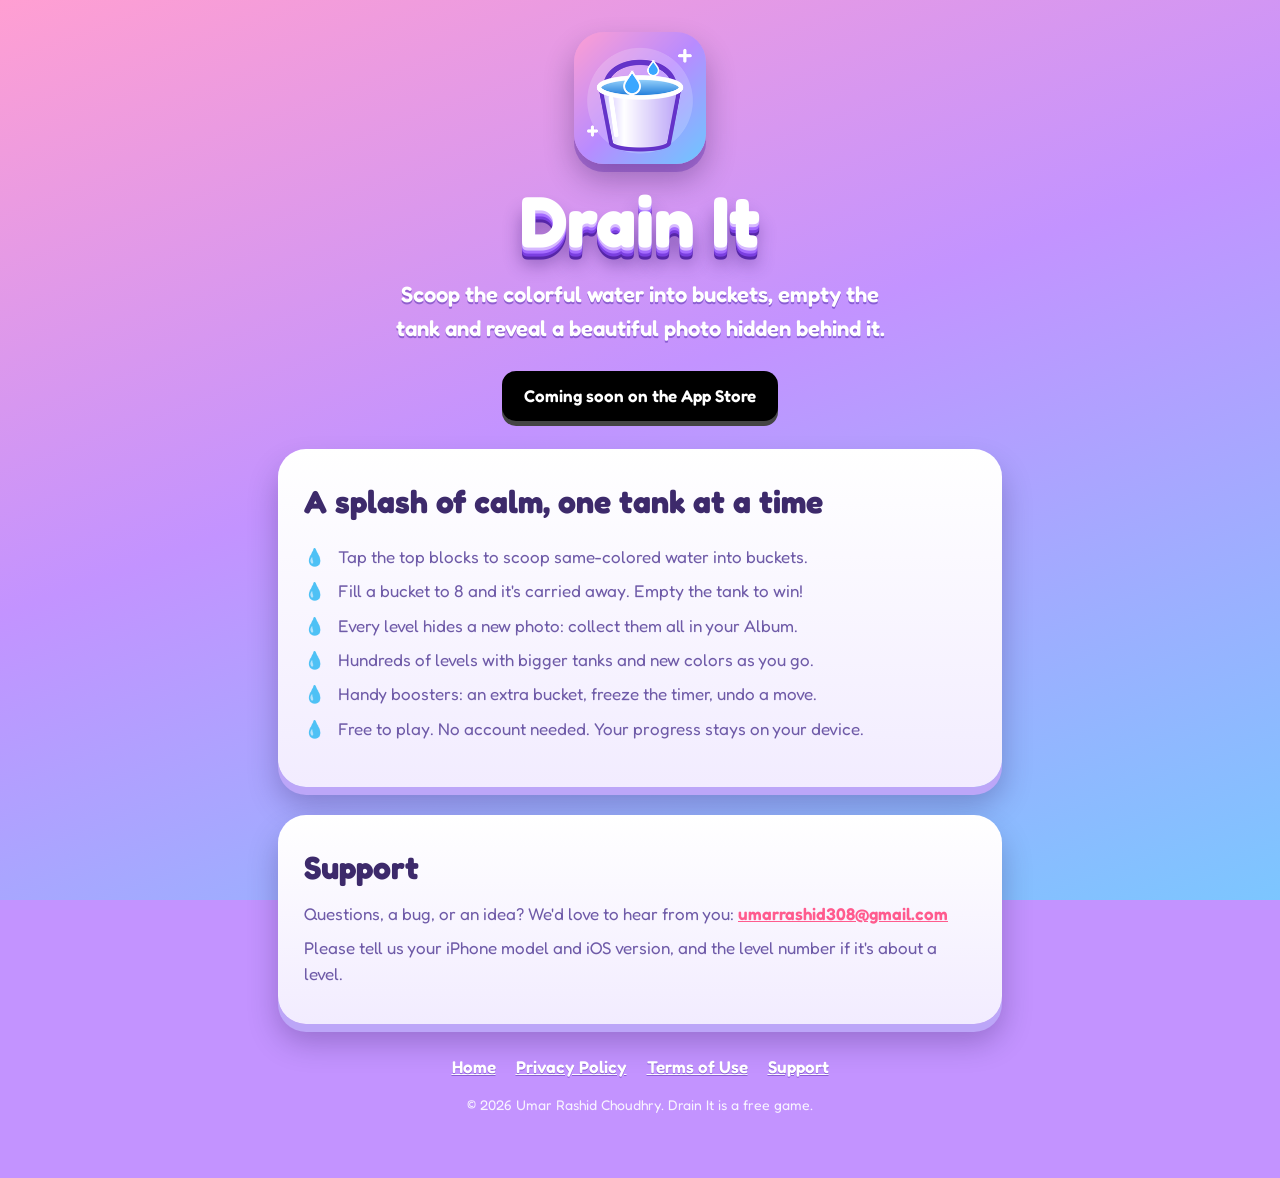
<file: index.html>
<!doctype html>
<html lang="en">
<head>
<meta charset="utf-8" />
<meta name="viewport" content="width=device-width, initial-scale=1" />
<link rel="icon" type="image/png" href="favicon.png" />
<link rel="preconnect" href="https://fonts.googleapis.com" />
<link rel="preconnect" href="https://fonts.gstatic.com" crossorigin />
<link href="https://fonts.googleapis.com/css2?family=Fredoka:wght@400;500;600;700&display=swap" rel="stylesheet" />
<link rel="stylesheet" href="style.css" />
<title>Drain It: a colorful water puzzle</title>
<meta name="description" content="Drain It: scoop colorful water into buckets, empty the tank and reveal a beautiful photo. Free, relaxing and quick to play." />
</head>
<body>
<main class="wrap">
  <section class="hero">
    <img class="icon" src="icon.png" alt="Drain It app icon" width="132" height="132" />
    <div class="title">Drain It</div>
    <p class="pitch">Scoop the colorful water into buckets, empty the tank and reveal a beautiful photo hidden behind it.</p>
    <!-- Replace with Apple's official "Download on the App Store" badge (developer.apple.com/app-store/marketing/guidelines) and your App Store link once live. -->
    <a class="badge" href="#" aria-label="Download on the App Store (coming soon)">Coming soon on the App Store</a>
  </section>

  <section class="card">
    <h1>A splash of calm, one tank at a time</h1>
    <ul class="features">
      <li>Tap the top blocks to scoop same-colored water into buckets.</li>
      <li>Fill a bucket to 8 and it's carried away. Empty the tank to win!</li>
      <li>Every level hides a new photo: collect them all in your Album.</li>
      <li>Hundreds of levels with bigger tanks and new colors as you go.</li>
      <li>Handy boosters: an extra bucket, freeze the timer, undo a move.</li>
      <li>Free to play. No account needed. Your progress stays on your device.</li>
    </ul>
  </section>

  <section class="card" id="support">
    <h1>Support</h1>
    <p>Questions, a bug, or an idea? We'd love to hear from you: <a href="mailto:umarrashid308@gmail.com">umarrashid308@gmail.com</a></p>
    <p>Please tell us your iPhone model and iOS version, and the level number if it's about a level.</p>
  </section>
  <nav class="foot"><a href="index.html">Home</a><a href="privacy.html">Privacy Policy</a><a href="terms.html">Terms of Use</a><a href="mailto:umarrashid308@gmail.com">Support</a></nav>
<p class="small">© 2026 Umar Rashid Choudhry. Drain It is a free game.</p>
</main>
</body>
</html>
</file>
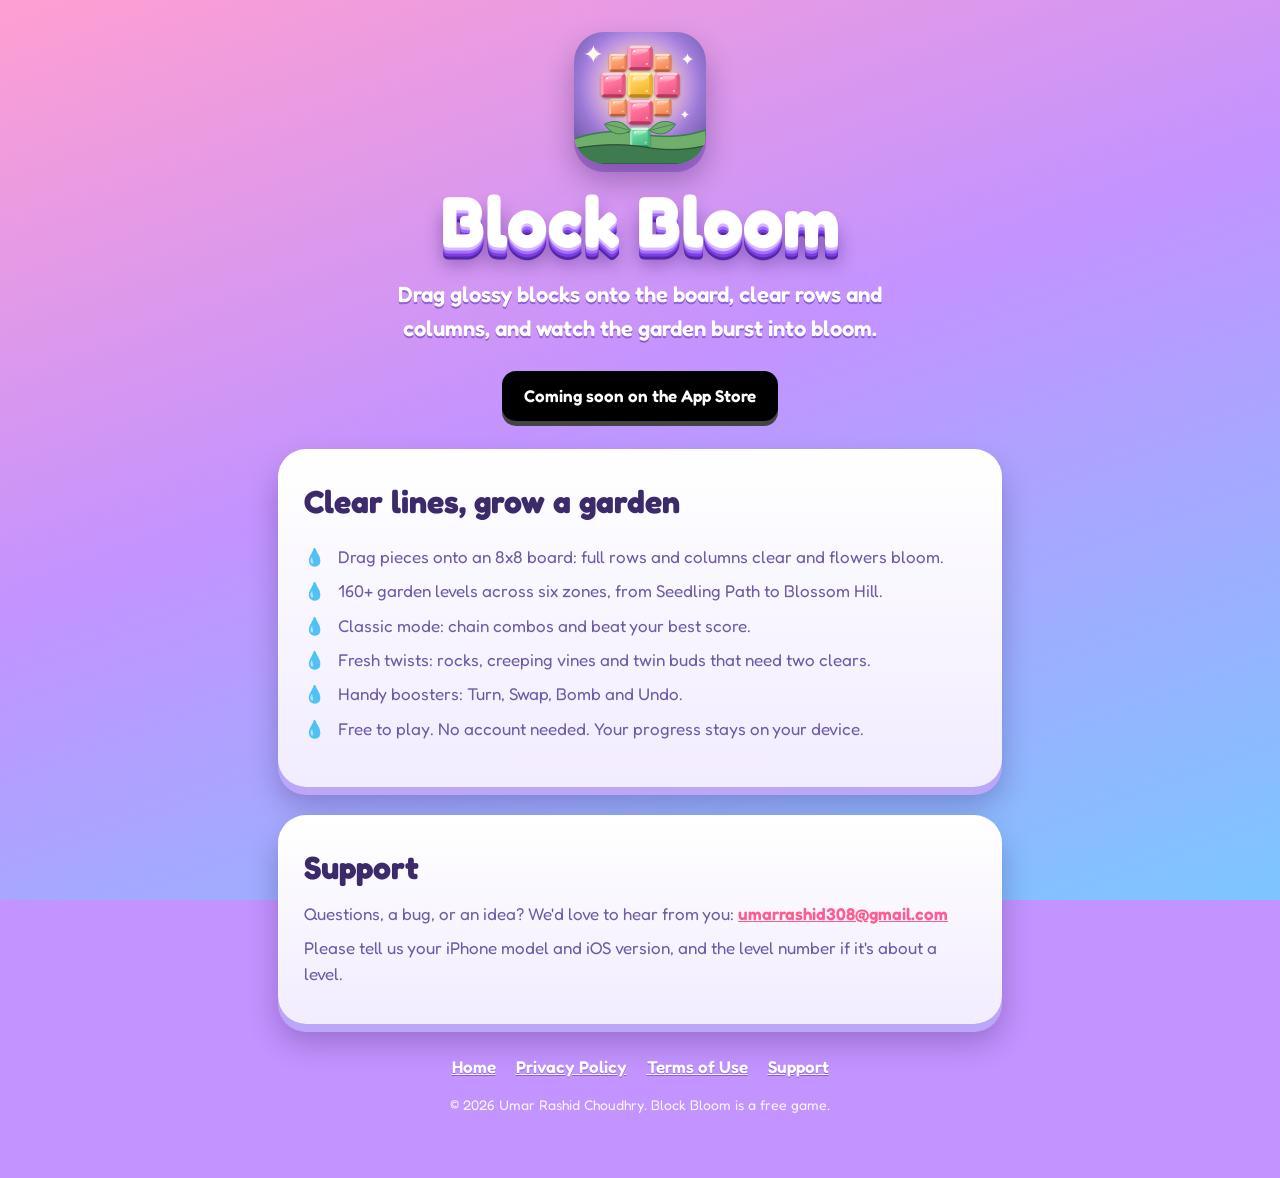
<file: block-bloom/index.html>
<!doctype html>
<html lang="en">
<head>
<meta charset="utf-8" />
<meta name="viewport" content="width=device-width, initial-scale=1" />
<link rel="icon" type="image/png" href="favicon.png" />
<link rel="preconnect" href="https://fonts.googleapis.com" />
<link rel="preconnect" href="https://fonts.gstatic.com" crossorigin />
<link href="https://fonts.googleapis.com/css2?family=Fredoka:wght@400;500;600;700&display=swap" rel="stylesheet" />
<link rel="stylesheet" href="../style.css" />
<title>Block Bloom: a cozy block puzzle garden</title>
<meta name="description" content="Block Bloom: Drag glossy blocks onto the board, clear rows and columns, and watch the garden burst into bloom." />
</head>
<body>
<main class="wrap">
  <section class="hero">
    <img class="icon" src="icon.png" alt="Block Bloom app icon" width="132" height="132" />
    <div class="title">Block Bloom</div>
    <p class="pitch">Drag glossy blocks onto the board, clear rows and columns, and watch the garden burst into bloom.</p>
    <!-- Replace with Apple's official "Download on the App Store" badge (developer.apple.com/app-store/marketing/guidelines) and your App Store link once live. -->
    <a class="badge" href="#" aria-label="Download on the App Store (coming soon)">Coming soon on the App Store</a>
  </section>

  <section class="card">
    <h1>Clear lines, grow a garden</h1>
    <ul class="features">
      <li>Drag pieces onto an 8x8 board: full rows and columns clear and flowers bloom.</li>
      <li>160+ garden levels across six zones, from Seedling Path to Blossom Hill.</li>
      <li>Classic mode: chain combos and beat your best score.</li>
      <li>Fresh twists: rocks, creeping vines and twin buds that need two clears.</li>
      <li>Handy boosters: Turn, Swap, Bomb and Undo.</li>
      <li>Free to play. No account needed. Your progress stays on your device.</li>
    </ul>
  </section>

  <section class="card" id="support">
    <h1>Support</h1>
    <p>Questions, a bug, or an idea? We'd love to hear from you: <a href="mailto:umarrashid308@gmail.com">umarrashid308@gmail.com</a></p>
    <p>Please tell us your iPhone model and iOS version, and the level number if it's about a level.</p>
  </section>
  <nav class="foot"><a href="index.html">Home</a><a href="privacy.html">Privacy Policy</a><a href="terms.html">Terms of Use</a><a href="mailto:umarrashid308@gmail.com">Support</a></nav>
<p class="small">© 2026 Umar Rashid Choudhry. Block Bloom is a free game.</p>
</main>
</body>
</html>
</file>
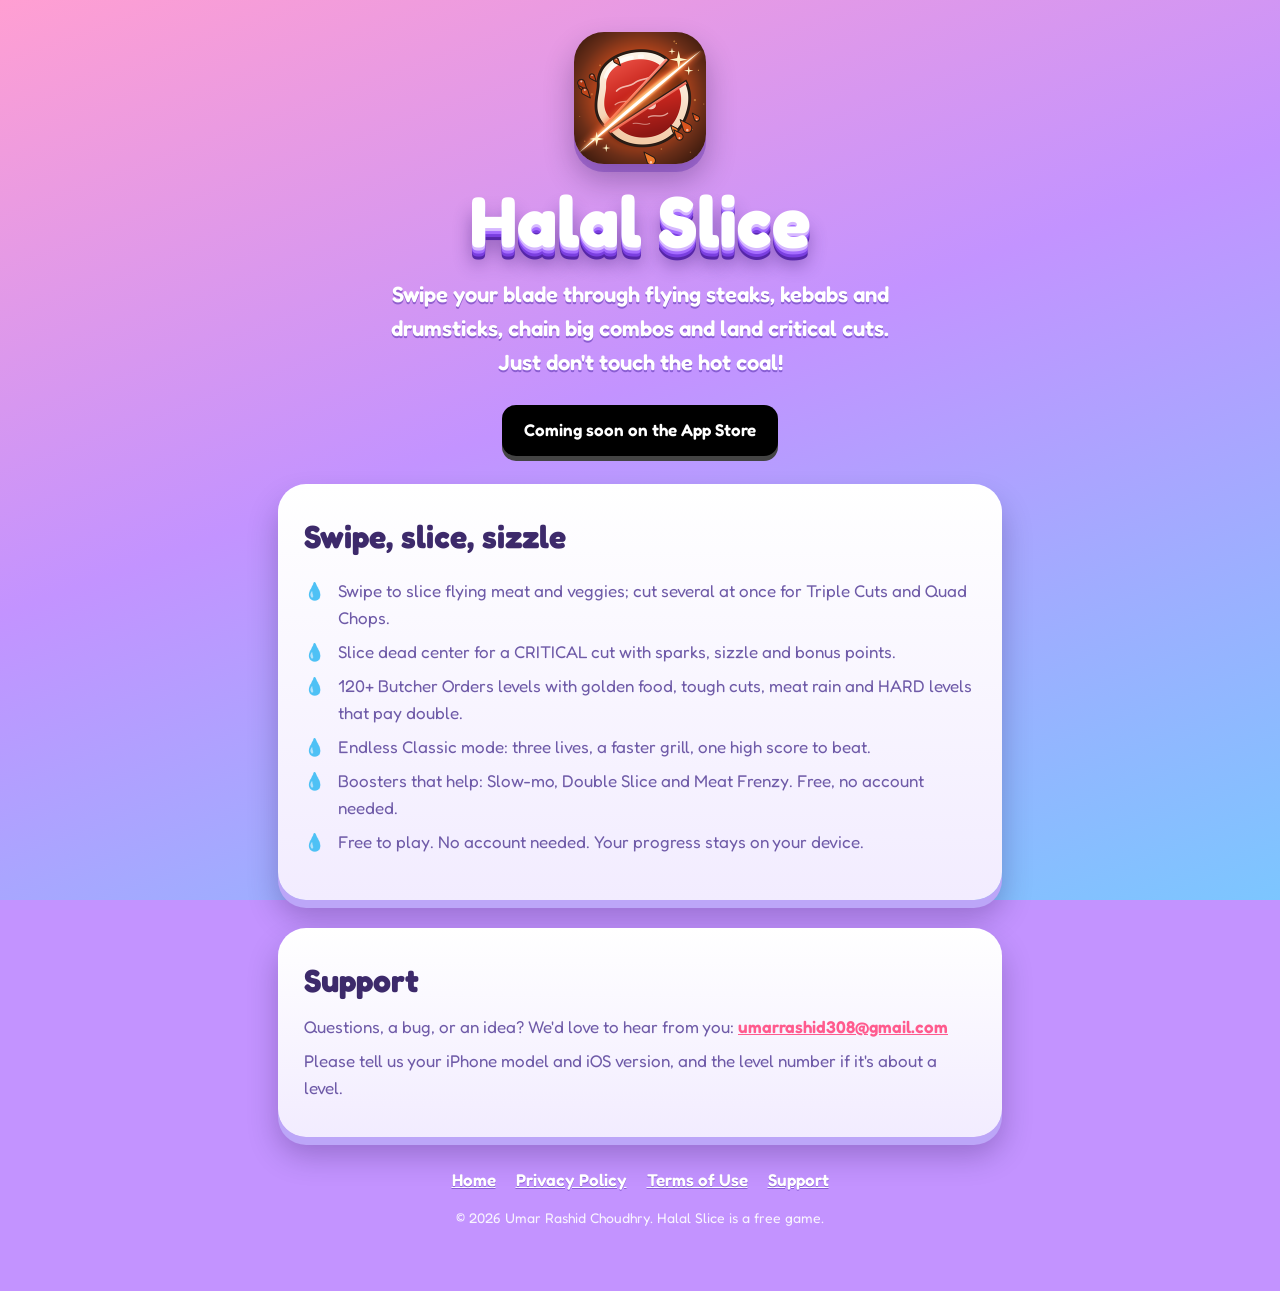
<file: halal-slice/index.html>
<!doctype html>
<html lang="en">
<head>
<meta charset="utf-8" />
<meta name="viewport" content="width=device-width, initial-scale=1" />
<link rel="icon" type="image/png" href="favicon.png" />
<link rel="preconnect" href="https://fonts.googleapis.com" />
<link rel="preconnect" href="https://fonts.gstatic.com" crossorigin />
<link href="https://fonts.googleapis.com/css2?family=Fredoka:wght@400;500;600;700&display=swap" rel="stylesheet" />
<link rel="stylesheet" href="../style.css" />
<title>Halal Slice: a juicy meat-slicing arcade game</title>
<meta name="description" content="Halal Slice: Swipe your blade through flying steaks, kebabs and drumsticks, chain big combos and land critical cuts. Just don't touch the hot coal!" />
</head>
<body>
<main class="wrap">
  <section class="hero">
    <img class="icon" src="icon.png" alt="Halal Slice app icon" width="132" height="132" />
    <div class="title">Halal Slice</div>
    <p class="pitch">Swipe your blade through flying steaks, kebabs and drumsticks, chain big combos and land critical cuts. Just don't touch the hot coal!</p>
    <!-- Replace with Apple's official "Download on the App Store" badge (developer.apple.com/app-store/marketing/guidelines) and your App Store link once live. -->
    <a class="badge" href="#" aria-label="Download on the App Store (coming soon)">Coming soon on the App Store</a>
  </section>

  <section class="card">
    <h1>Swipe, slice, sizzle</h1>
    <ul class="features">
      <li>Swipe to slice flying meat and veggies; cut several at once for Triple Cuts and Quad Chops.</li>
      <li>Slice dead center for a CRITICAL cut with sparks, sizzle and bonus points.</li>
      <li>120+ Butcher Orders levels with golden food, tough cuts, meat rain and HARD levels that pay double.</li>
      <li>Endless Classic mode: three lives, a faster grill, one high score to beat.</li>
      <li>Boosters that help: Slow-mo, Double Slice and Meat Frenzy. Free, no account needed.</li>
      <li>Free to play. No account needed. Your progress stays on your device.</li>
    </ul>
  </section>

  <section class="card" id="support">
    <h1>Support</h1>
    <p>Questions, a bug, or an idea? We'd love to hear from you: <a href="mailto:umarrashid308@gmail.com">umarrashid308@gmail.com</a></p>
    <p>Please tell us your iPhone model and iOS version, and the level number if it's about a level.</p>
  </section>
  <nav class="foot"><a href="index.html">Home</a><a href="privacy.html">Privacy Policy</a><a href="terms.html">Terms of Use</a><a href="mailto:umarrashid308@gmail.com">Support</a></nav>
<p class="small">© 2026 Umar Rashid Choudhry. Halal Slice is a free game.</p>
</main>
</body>
</html>
</file>
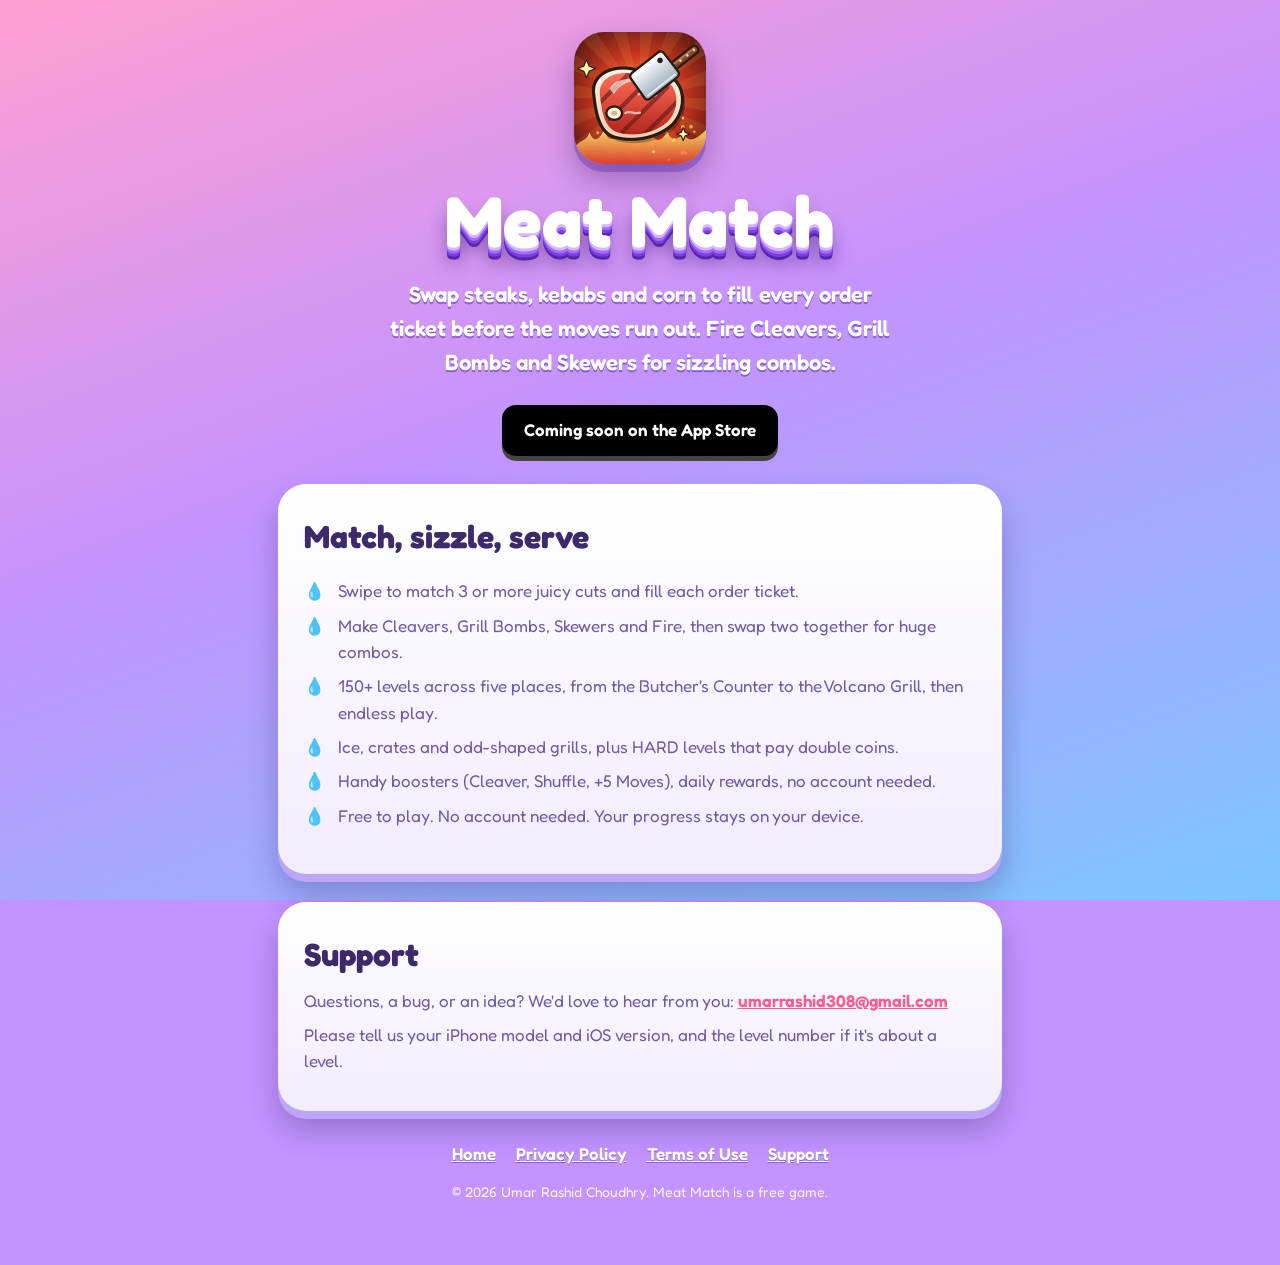
<file: meat-match/index.html>
<!doctype html>
<html lang="en">
<head>
<meta charset="utf-8" />
<meta name="viewport" content="width=device-width, initial-scale=1" />
<link rel="icon" type="image/png" href="favicon.png" />
<link rel="preconnect" href="https://fonts.googleapis.com" />
<link rel="preconnect" href="https://fonts.gstatic.com" crossorigin />
<link href="https://fonts.googleapis.com/css2?family=Fredoka:wght@400;500;600;700&display=swap" rel="stylesheet" />
<link rel="stylesheet" href="../style.css" />
<title>Meat Match: a juicy BBQ match-3 puzzle</title>
<meta name="description" content="Meat Match: Swap steaks, kebabs and corn to fill every order ticket before the moves run out. Fire Cleavers, Grill Bombs and Skewers for sizzling combos." />
</head>
<body>
<main class="wrap">
  <section class="hero">
    <img class="icon" src="icon.png" alt="Meat Match app icon" width="132" height="132" />
    <div class="title">Meat Match</div>
    <p class="pitch">Swap steaks, kebabs and corn to fill every order ticket before the moves run out. Fire Cleavers, Grill Bombs and Skewers for sizzling combos.</p>
    <!-- Replace with Apple's official "Download on the App Store" badge (developer.apple.com/app-store/marketing/guidelines) and your App Store link once live. -->
    <a class="badge" href="#" aria-label="Download on the App Store (coming soon)">Coming soon on the App Store</a>
  </section>

  <section class="card">
    <h1>Match, sizzle, serve</h1>
    <ul class="features">
      <li>Swipe to match 3 or more juicy cuts and fill each order ticket.</li>
      <li>Make Cleavers, Grill Bombs, Skewers and Fire, then swap two together for huge combos.</li>
      <li>150+ levels across five places, from the Butcher's Counter to the Volcano Grill, then endless play.</li>
      <li>Ice, crates and odd-shaped grills, plus HARD levels that pay double coins.</li>
      <li>Handy boosters (Cleaver, Shuffle, +5 Moves), daily rewards, no account needed.</li>
      <li>Free to play. No account needed. Your progress stays on your device.</li>
    </ul>
  </section>

  <section class="card" id="support">
    <h1>Support</h1>
    <p>Questions, a bug, or an idea? We'd love to hear from you: <a href="mailto:umarrashid308@gmail.com">umarrashid308@gmail.com</a></p>
    <p>Please tell us your iPhone model and iOS version, and the level number if it's about a level.</p>
  </section>
  <nav class="foot"><a href="index.html">Home</a><a href="privacy.html">Privacy Policy</a><a href="terms.html">Terms of Use</a><a href="mailto:umarrashid308@gmail.com">Support</a></nav>
<p class="small">© 2026 Umar Rashid Choudhry. Meat Match is a free game.</p>
</main>
</body>
</html>
</file>
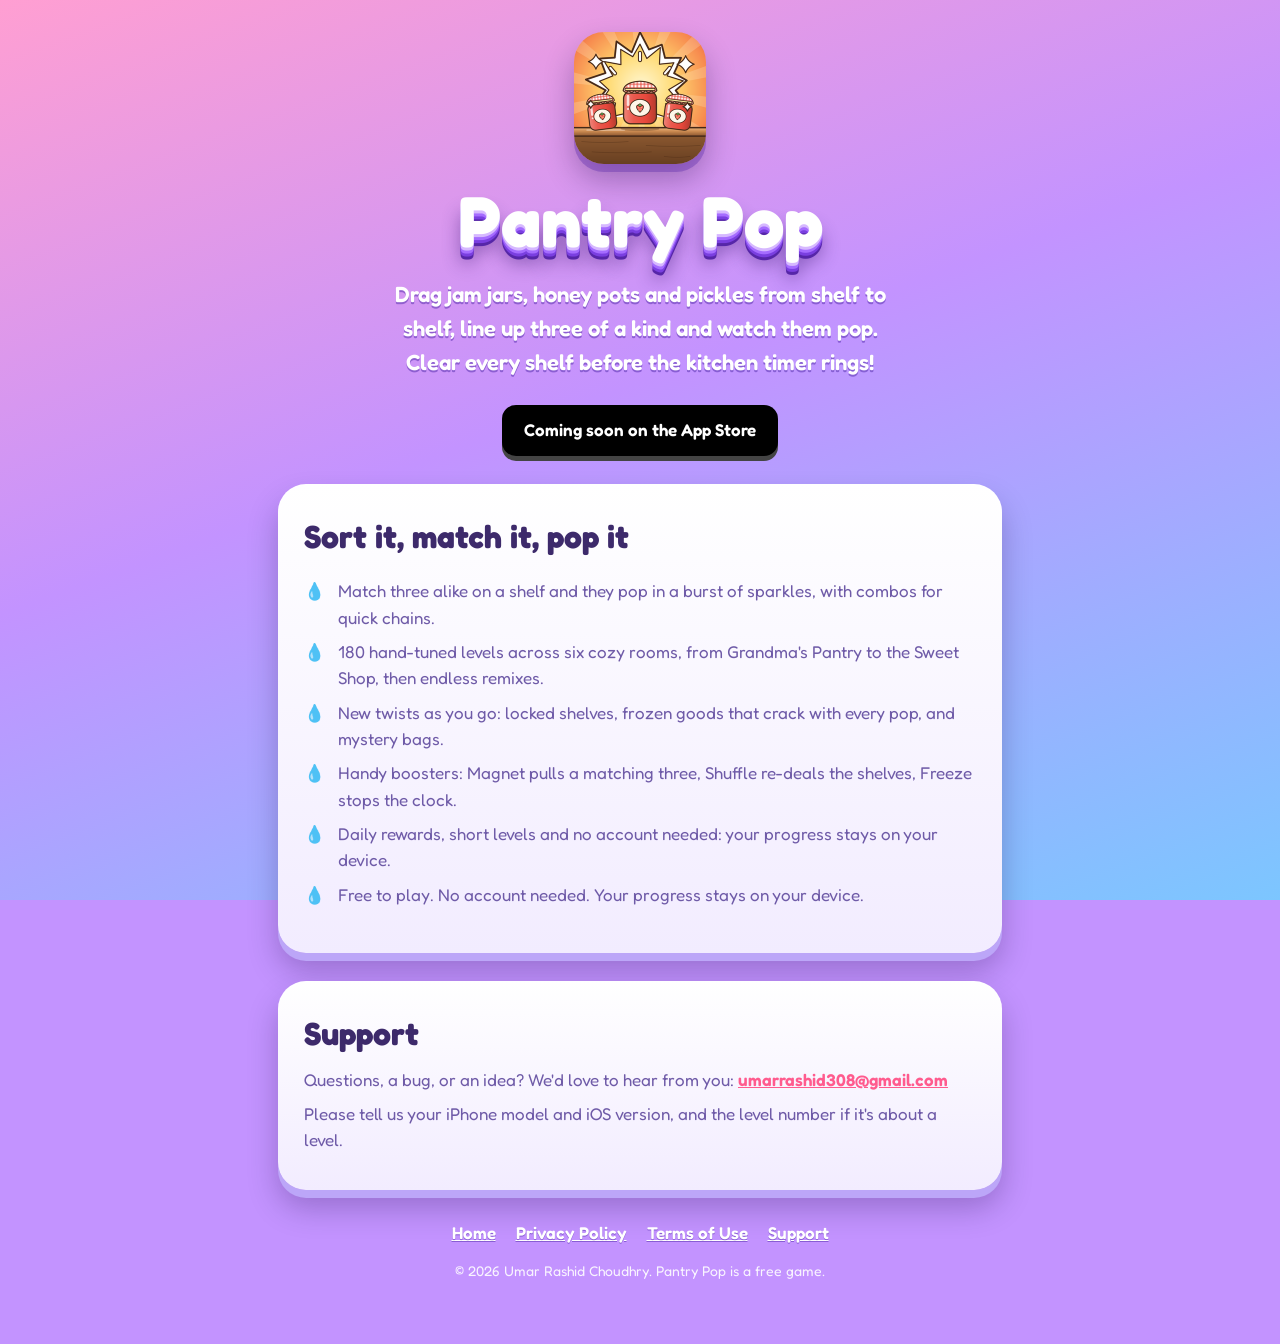
<file: pantry-pop/index.html>
<!doctype html>
<html lang="en">
<head>
<meta charset="utf-8" />
<meta name="viewport" content="width=device-width, initial-scale=1" />
<link rel="icon" type="image/png" href="favicon.png" />
<link rel="preconnect" href="https://fonts.googleapis.com" />
<link rel="preconnect" href="https://fonts.gstatic.com" crossorigin />
<link href="https://fonts.googleapis.com/css2?family=Fredoka:wght@400;500;600;700&display=swap" rel="stylesheet" />
<link rel="stylesheet" href="../style.css" />
<title>Pantry Pop: a cozy shelf-sorting puzzle</title>
<meta name="description" content="Pantry Pop: Drag jam jars, honey pots and pickles from shelf to shelf, line up three of a kind and watch them pop. Clear every shelf before the kitchen timer rings!" />
</head>
<body>
<main class="wrap">
  <section class="hero">
    <img class="icon" src="icon.png" alt="Pantry Pop app icon" width="132" height="132" />
    <div class="title">Pantry Pop</div>
    <p class="pitch">Drag jam jars, honey pots and pickles from shelf to shelf, line up three of a kind and watch them pop. Clear every shelf before the kitchen timer rings!</p>
    <!-- Replace with Apple's official "Download on the App Store" badge (developer.apple.com/app-store/marketing/guidelines) and your App Store link once live. -->
    <a class="badge" href="#" aria-label="Download on the App Store (coming soon)">Coming soon on the App Store</a>
  </section>

  <section class="card">
    <h1>Sort it, match it, pop it</h1>
    <ul class="features">
      <li>Match three alike on a shelf and they pop in a burst of sparkles, with combos for quick chains.</li>
      <li>180 hand-tuned levels across six cozy rooms, from Grandma's Pantry to the Sweet Shop, then endless remixes.</li>
      <li>New twists as you go: locked shelves, frozen goods that crack with every pop, and mystery bags.</li>
      <li>Handy boosters: Magnet pulls a matching three, Shuffle re-deals the shelves, Freeze stops the clock.</li>
      <li>Daily rewards, short levels and no account needed: your progress stays on your device.</li>
      <li>Free to play. No account needed. Your progress stays on your device.</li>
    </ul>
  </section>

  <section class="card" id="support">
    <h1>Support</h1>
    <p>Questions, a bug, or an idea? We'd love to hear from you: <a href="mailto:umarrashid308@gmail.com">umarrashid308@gmail.com</a></p>
    <p>Please tell us your iPhone model and iOS version, and the level number if it's about a level.</p>
  </section>
  <nav class="foot"><a href="index.html">Home</a><a href="privacy.html">Privacy Policy</a><a href="terms.html">Terms of Use</a><a href="mailto:umarrashid308@gmail.com">Support</a></nav>
<p class="small">© 2026 Umar Rashid Choudhry. Pantry Pop is a free game.</p>
</main>
</body>
</html>
</file>
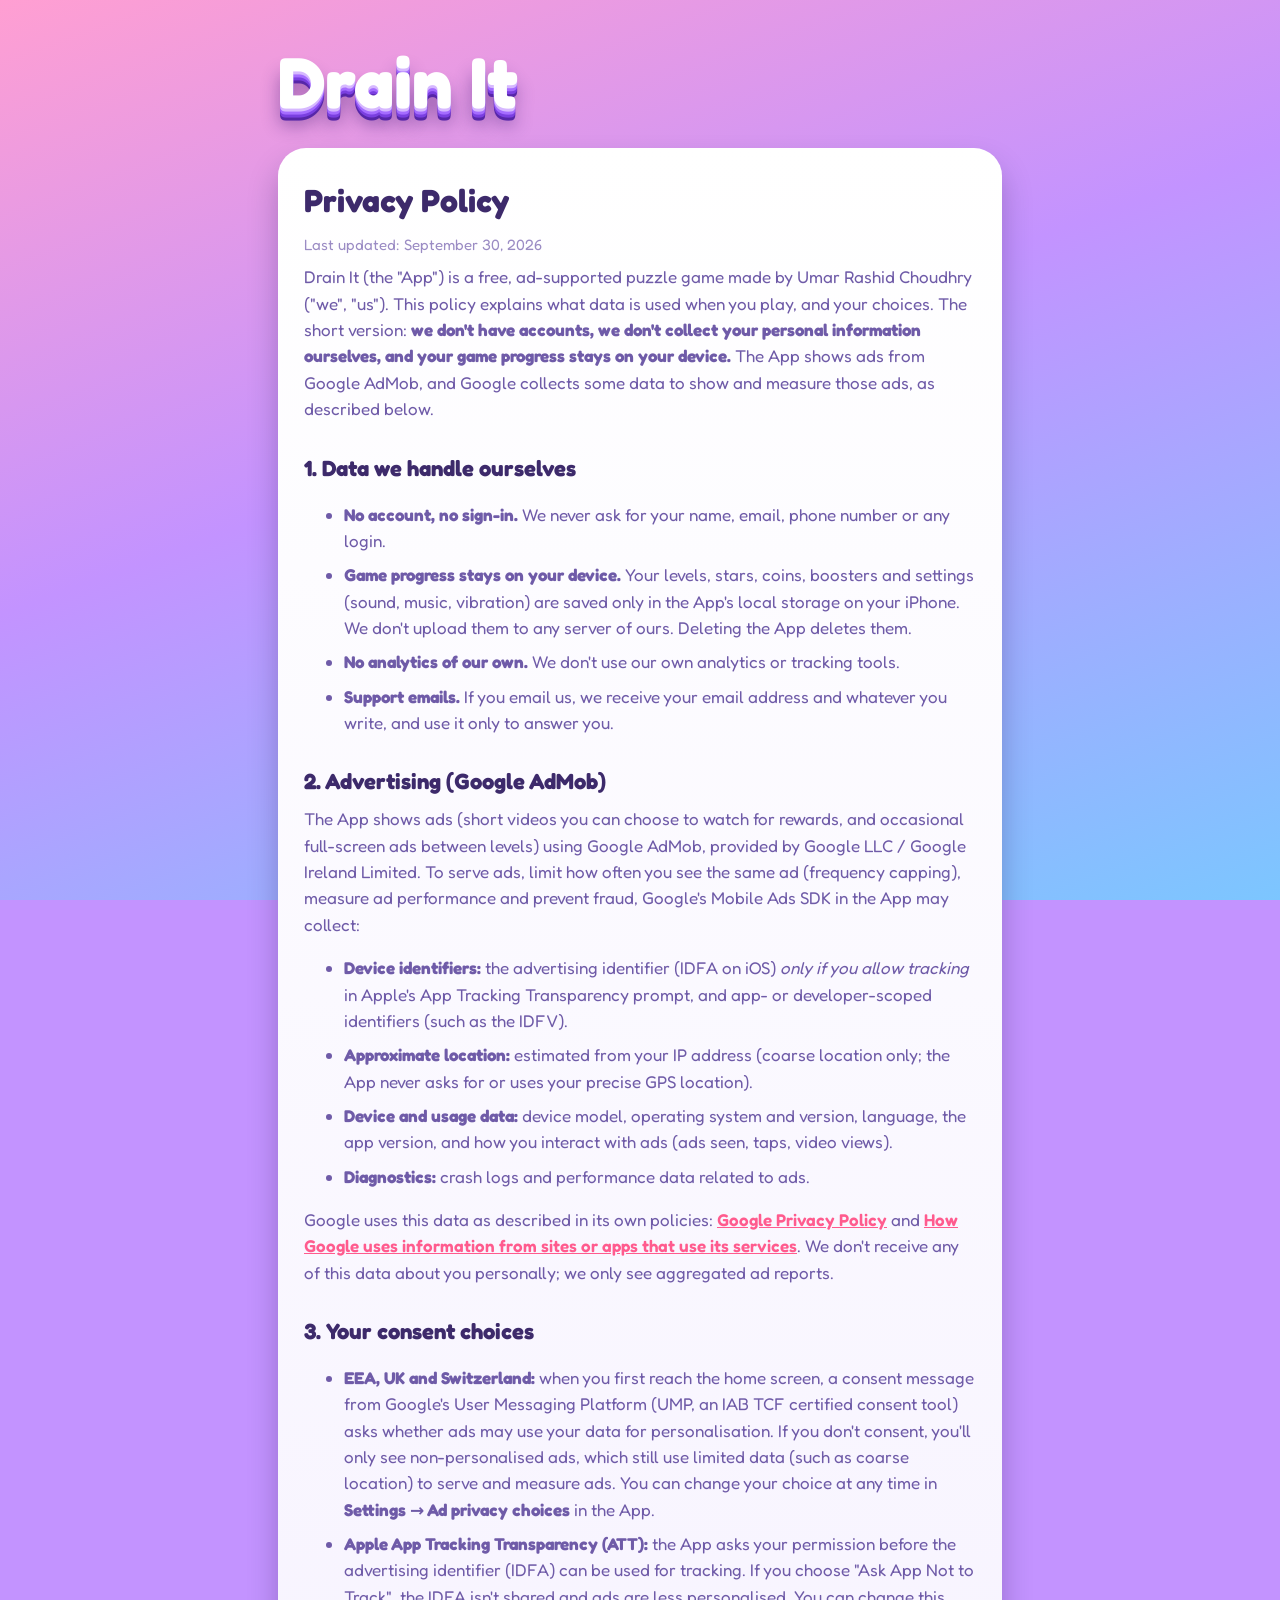
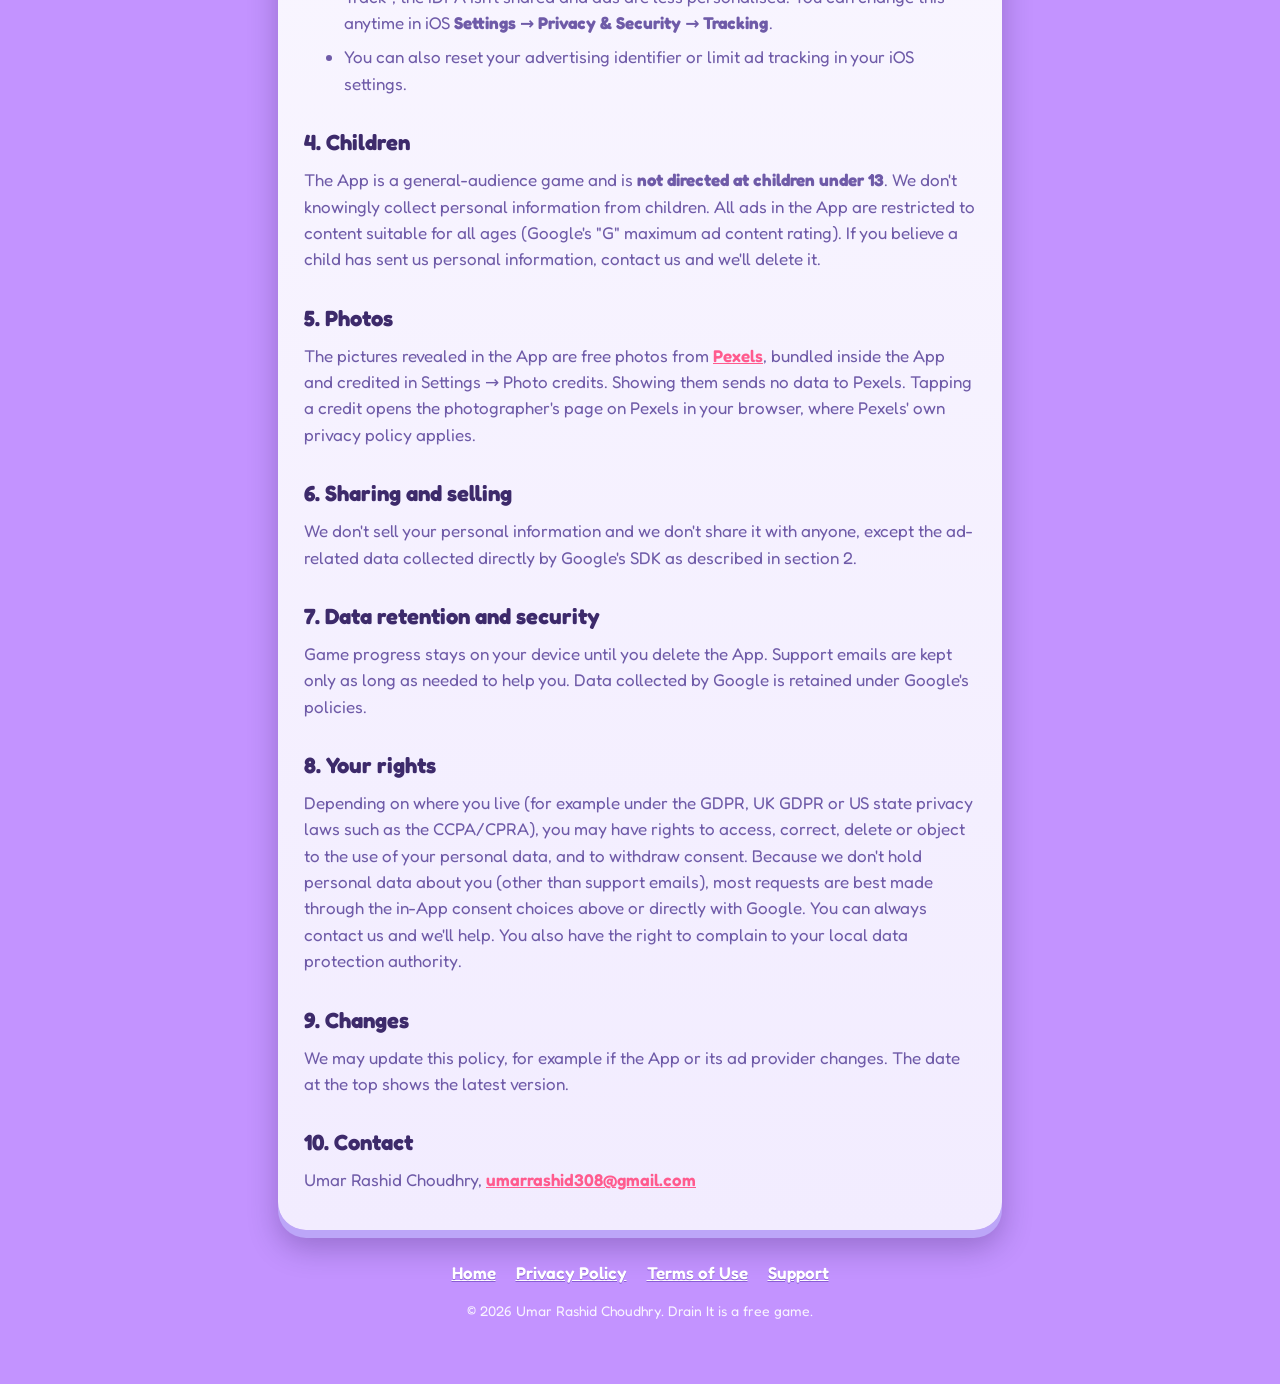
<file: privacy.html>
<!doctype html>
<html lang="en">
<head>
<meta charset="utf-8" />
<meta name="viewport" content="width=device-width, initial-scale=1" />
<link rel="icon" type="image/png" href="favicon.png" />
<link rel="preconnect" href="https://fonts.googleapis.com" />
<link rel="preconnect" href="https://fonts.gstatic.com" crossorigin />
<link href="https://fonts.googleapis.com/css2?family=Fredoka:wght@400;500;600;700&display=swap" rel="stylesheet" />
<link rel="stylesheet" href="style.css" />
<title>Privacy Policy: Drain It</title>
</head>
<body>
<main class="wrap">
  <div class="title">Drain It</div>
  <article class="card">
    <h1>Privacy Policy</h1>
    <p class="updated">Last updated: September 30, 2026</p>
    <p>Drain It (the "App") is a free, ad-supported puzzle game made by Umar Rashid Choudhry ("we", "us"). This policy explains what data is used when you play, and your choices. The short version: <strong>we don't have accounts, we don't collect your personal information ourselves, and your game progress stays on your device.</strong> The App shows ads from Google AdMob, and Google collects some data to show and measure those ads, as described below.</p>

    <h2>1. Data we handle ourselves</h2>
    <ul>
      <li><strong>No account, no sign-in.</strong> We never ask for your name, email, phone number or any login.</li>
      <li><strong>Game progress stays on your device.</strong> Your levels, stars, coins, boosters and settings (sound, music, vibration) are saved only in the App's local storage on your iPhone. We don't upload them to any server of ours. Deleting the App deletes them.</li>
      <li><strong>No analytics of our own.</strong> We don't use our own analytics or tracking tools.</li>
      <li><strong>Support emails.</strong> If you email us, we receive your email address and whatever you write, and use it only to answer you.</li>
    </ul>

    <h2>2. Advertising (Google AdMob)</h2>
    <p>The App shows ads (short videos you can choose to watch for rewards, and occasional full-screen ads between levels) using Google AdMob, provided by Google LLC / Google Ireland Limited. To serve ads, limit how often you see the same ad (frequency capping), measure ad performance and prevent fraud, Google's Mobile Ads SDK in the App may collect:</p>
    <ul>
      <li><strong>Device identifiers:</strong> the advertising identifier (IDFA on iOS) <em>only if you allow tracking</em> in Apple's App Tracking Transparency prompt, and app- or developer-scoped identifiers (such as the IDFV).</li>
      <li><strong>Approximate location:</strong> estimated from your IP address (coarse location only; the App never asks for or uses your precise GPS location).</li>
      <li><strong>Device and usage data:</strong> device model, operating system and version, language, the app version, and how you interact with ads (ads seen, taps, video views).</li>
      <li><strong>Diagnostics:</strong> crash logs and performance data related to ads.</li>
    </ul>
    <p>Google uses this data as described in its own policies: <a href="https://policies.google.com/privacy">Google Privacy Policy</a> and <a href="https://policies.google.com/technologies/partner-sites">How Google uses information from sites or apps that use its services</a>. We don't receive any of this data about you personally; we only see aggregated ad reports.</p>

    <h2>3. Your consent choices</h2>
    <ul>
      <li><strong>EEA, UK and Switzerland:</strong> when you first reach the home screen, a consent message from Google's User Messaging Platform (UMP, an IAB TCF certified consent tool) asks whether ads may use your data for personalisation. If you don't consent, you'll only see non-personalised ads, which still use limited data (such as coarse location) to serve and measure ads. You can change your choice at any time in <strong>Settings → Ad privacy choices</strong> in the App.</li>
      <li><strong>Apple App Tracking Transparency (ATT):</strong> the App asks your permission before the advertising identifier (IDFA) can be used for tracking. If you choose "Ask App Not to Track", the IDFA isn't shared and ads are less personalised. You can change this anytime in iOS <strong>Settings → Privacy &amp; Security → Tracking</strong>.</li>
      <li>You can also reset your advertising identifier or limit ad tracking in your iOS settings.</li>
    </ul>

    <h2>4. Children</h2>
    <p>The App is a general-audience game and is <strong>not directed at children under 13</strong>. We don't knowingly collect personal information from children. All ads in the App are restricted to content suitable for all ages (Google's "G" maximum ad content rating). If you believe a child has sent us personal information, contact us and we'll delete it.</p>

    <h2>5. Photos</h2>
    <p>The pictures revealed in the App are free photos from <a href="https://www.pexels.com">Pexels</a>, bundled inside the App and credited in Settings → Photo credits. Showing them sends no data to Pexels. Tapping a credit opens the photographer's page on Pexels in your browser, where Pexels' own privacy policy applies.</p>

    <h2>6. Sharing and selling</h2>
    <p>We don't sell your personal information and we don't share it with anyone, except the ad-related data collected directly by Google's SDK as described in section 2.</p>

    <h2>7. Data retention and security</h2>
    <p>Game progress stays on your device until you delete the App. Support emails are kept only as long as needed to help you. Data collected by Google is retained under Google's policies.</p>

    <h2>8. Your rights</h2>
    <p>Depending on where you live (for example under the GDPR, UK GDPR or US state privacy laws such as the CCPA/CPRA), you may have rights to access, correct, delete or object to the use of your personal data, and to withdraw consent. Because we don't hold personal data about you (other than support emails), most requests are best made through the in-App consent choices above or directly with Google. You can always contact us and we'll help. You also have the right to complain to your local data protection authority.</p>

    <h2>9. Changes</h2>
    <p>We may update this policy, for example if the App or its ad provider changes. The date at the top shows the latest version.</p>

    <h2>10. Contact</h2>
    <p>Umar Rashid Choudhry, <a href="mailto:umarrashid308@gmail.com">umarrashid308@gmail.com</a></p>
  </article>
    <nav class="foot"><a href="index.html">Home</a><a href="privacy.html">Privacy Policy</a><a href="terms.html">Terms of Use</a><a href="mailto:umarrashid308@gmail.com">Support</a></nav>
<p class="small">© 2026 Umar Rashid Choudhry. Drain It is a free game.</p>
</main>
</body>
</html>
</file>
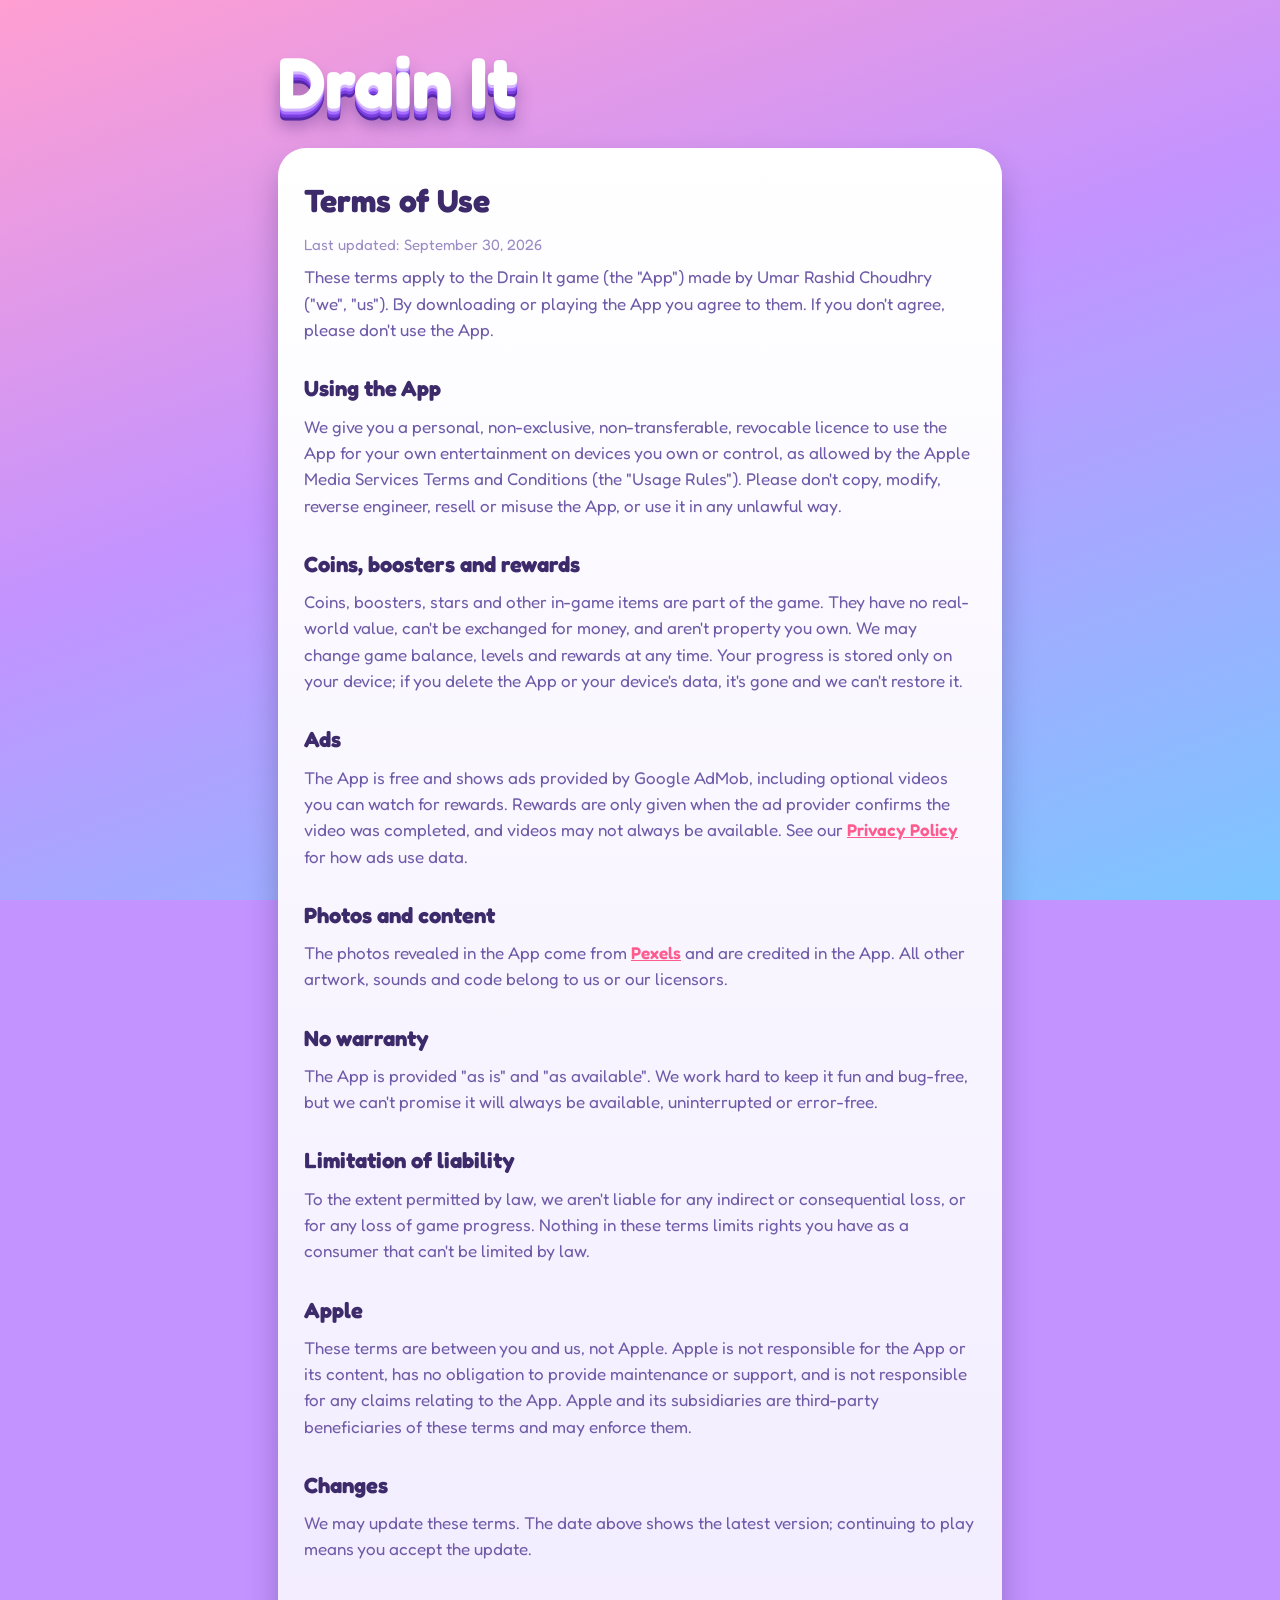
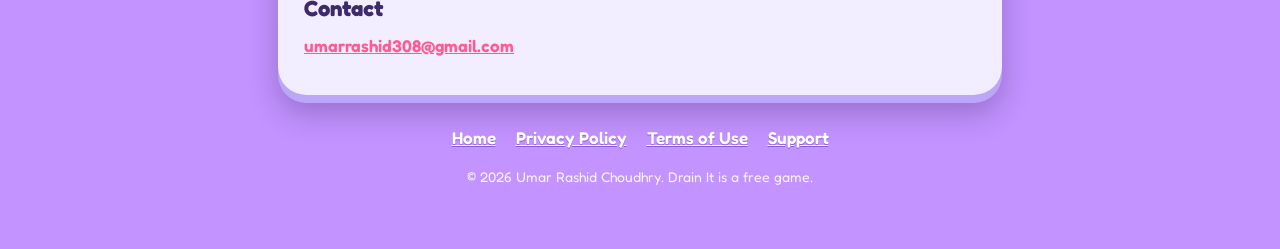
<file: terms.html>
<!doctype html>
<html lang="en">
<head>
<meta charset="utf-8" />
<meta name="viewport" content="width=device-width, initial-scale=1" />
<link rel="icon" type="image/png" href="favicon.png" />
<link rel="preconnect" href="https://fonts.googleapis.com" />
<link rel="preconnect" href="https://fonts.gstatic.com" crossorigin />
<link href="https://fonts.googleapis.com/css2?family=Fredoka:wght@400;500;600;700&display=swap" rel="stylesheet" />
<link rel="stylesheet" href="style.css" />
<title>Terms of Use: Drain It</title>
</head>
<body>
<main class="wrap">
  <div class="title">Drain It</div>
  <article class="card">
    <h1>Terms of Use</h1>
    <p class="updated">Last updated: September 30, 2026</p>
    <p>These terms apply to the Drain It game (the "App") made by Umar Rashid Choudhry ("we", "us"). By downloading or playing the App you agree to them. If you don't agree, please don't use the App.</p>

    <h2>Using the App</h2>
    <p>We give you a personal, non-exclusive, non-transferable, revocable licence to use the App for your own entertainment on devices you own or control, as allowed by the Apple Media Services Terms and Conditions (the "Usage Rules"). Please don't copy, modify, reverse engineer, resell or misuse the App, or use it in any unlawful way.</p>

    <h2>Coins, boosters and rewards</h2>
    <p>Coins, boosters, stars and other in-game items are part of the game. They have no real-world value, can't be exchanged for money, and aren't property you own. We may change game balance, levels and rewards at any time. Your progress is stored only on your device; if you delete the App or your device's data, it's gone and we can't restore it.</p>

    <h2>Ads</h2>
    <p>The App is free and shows ads provided by Google AdMob, including optional videos you can watch for rewards. Rewards are only given when the ad provider confirms the video was completed, and videos may not always be available. See our <a href="privacy.html">Privacy Policy</a> for how ads use data.</p>

    <h2>Photos and content</h2>
    <p>The photos revealed in the App come from <a href="https://www.pexels.com">Pexels</a> and are credited in the App. All other artwork, sounds and code belong to us or our licensors.</p>

    <h2>No warranty</h2>
    <p>The App is provided "as is" and "as available". We work hard to keep it fun and bug-free, but we can't promise it will always be available, uninterrupted or error-free.</p>

    <h2>Limitation of liability</h2>
    <p>To the extent permitted by law, we aren't liable for any indirect or consequential loss, or for any loss of game progress. Nothing in these terms limits rights you have as a consumer that can't be limited by law.</p>

    <h2>Apple</h2>
    <p>These terms are between you and us, not Apple. Apple is not responsible for the App or its content, has no obligation to provide maintenance or support, and is not responsible for any claims relating to the App. Apple and its subsidiaries are third-party beneficiaries of these terms and may enforce them.</p>

    <h2>Changes</h2>
    <p>We may update these terms. The date above shows the latest version; continuing to play means you accept the update.</p>

    <h2>Contact</h2>
    <p><a href="mailto:umarrashid308@gmail.com">umarrashid308@gmail.com</a></p>
  </article>
  <nav class="foot"><a href="index.html">Home</a><a href="privacy.html">Privacy Policy</a><a href="terms.html">Terms of Use</a><a href="mailto:umarrashid308@gmail.com">Support</a></nav>
<p class="small">© 2026 Umar Rashid Choudhry. Drain It is a free game.</p>
</main>
</body>
</html>
</file>
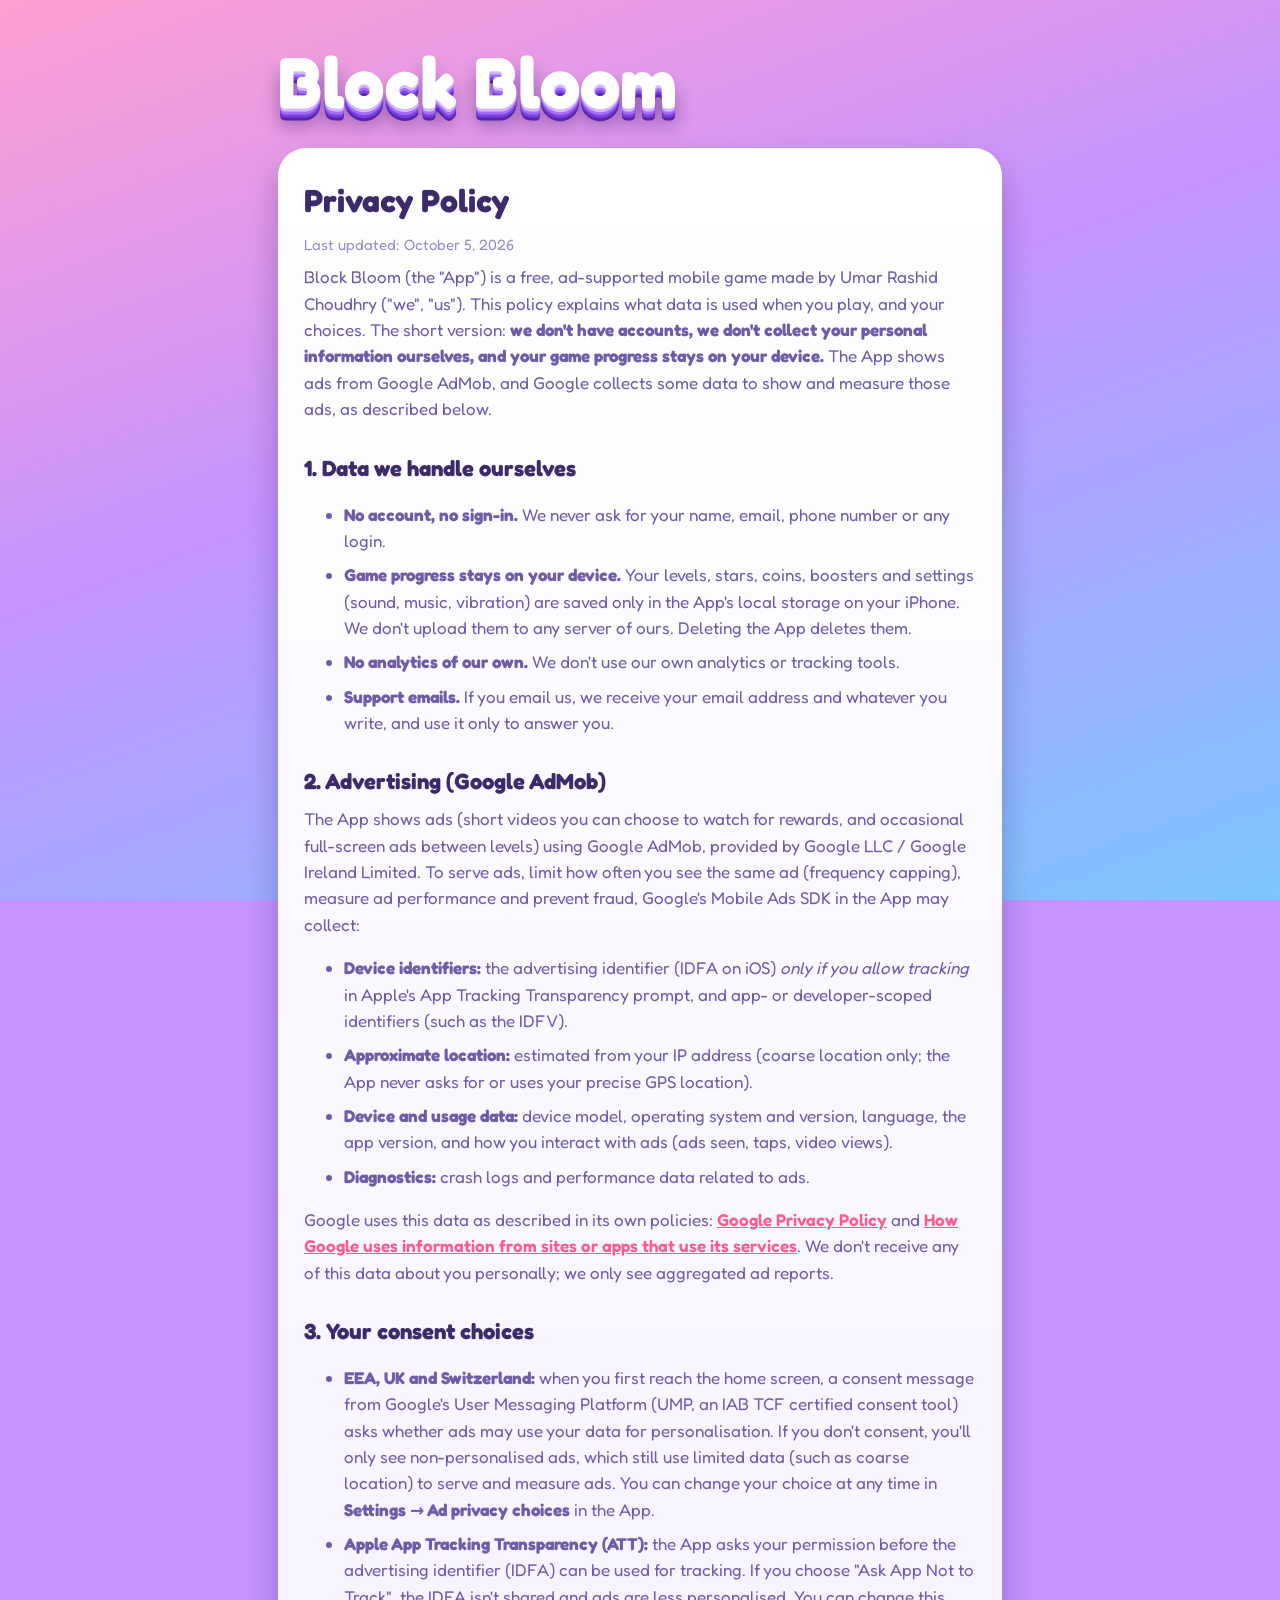
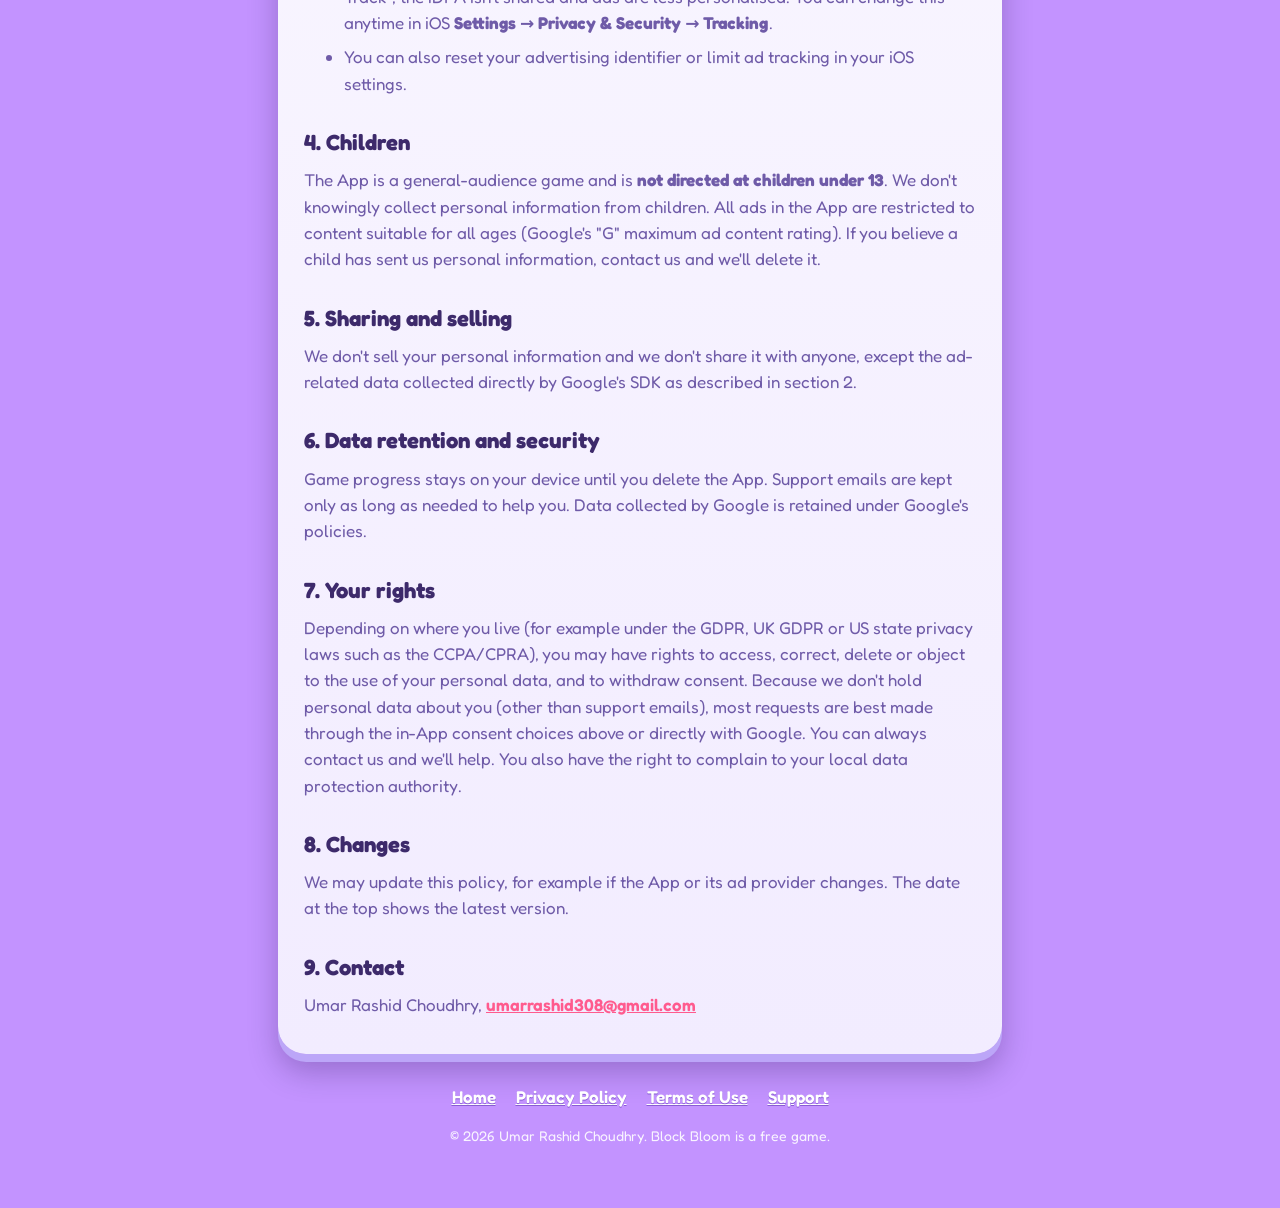
<file: block-bloom/privacy.html>
<!doctype html>
<html lang="en">
<head>
<meta charset="utf-8" />
<meta name="viewport" content="width=device-width, initial-scale=1" />
<link rel="icon" type="image/png" href="favicon.png" />
<link rel="preconnect" href="https://fonts.googleapis.com" />
<link rel="preconnect" href="https://fonts.gstatic.com" crossorigin />
<link href="https://fonts.googleapis.com/css2?family=Fredoka:wght@400;500;600;700&display=swap" rel="stylesheet" />
<link rel="stylesheet" href="../style.css" />
<title>Privacy Policy: Block Bloom</title>
</head>
<body>
<main class="wrap">
  <div class="title">Block Bloom</div>
  <article class="card">
    <h1>Privacy Policy</h1>
    <p class="updated">Last updated: October 5, 2026</p>
    <p>Block Bloom (the "App") is a free, ad-supported mobile game made by Umar Rashid Choudhry ("we", "us"). This policy explains what data is used when you play, and your choices. The short version: <strong>we don't have accounts, we don't collect your personal information ourselves, and your game progress stays on your device.</strong> The App shows ads from Google AdMob, and Google collects some data to show and measure those ads, as described below.</p>

    <h2>1. Data we handle ourselves</h2>
    <ul>
      <li><strong>No account, no sign-in.</strong> We never ask for your name, email, phone number or any login.</li>
      <li><strong>Game progress stays on your device.</strong> Your levels, stars, coins, boosters and settings (sound, music, vibration) are saved only in the App's local storage on your iPhone. We don't upload them to any server of ours. Deleting the App deletes them.</li>
      <li><strong>No analytics of our own.</strong> We don't use our own analytics or tracking tools.</li>
      <li><strong>Support emails.</strong> If you email us, we receive your email address and whatever you write, and use it only to answer you.</li>
    </ul>

    <h2>2. Advertising (Google AdMob)</h2>
    <p>The App shows ads (short videos you can choose to watch for rewards, and occasional full-screen ads between levels) using Google AdMob, provided by Google LLC / Google Ireland Limited. To serve ads, limit how often you see the same ad (frequency capping), measure ad performance and prevent fraud, Google's Mobile Ads SDK in the App may collect:</p>
    <ul>
      <li><strong>Device identifiers:</strong> the advertising identifier (IDFA on iOS) <em>only if you allow tracking</em> in Apple's App Tracking Transparency prompt, and app- or developer-scoped identifiers (such as the IDFV).</li>
      <li><strong>Approximate location:</strong> estimated from your IP address (coarse location only; the App never asks for or uses your precise GPS location).</li>
      <li><strong>Device and usage data:</strong> device model, operating system and version, language, the app version, and how you interact with ads (ads seen, taps, video views).</li>
      <li><strong>Diagnostics:</strong> crash logs and performance data related to ads.</li>
    </ul>
    <p>Google uses this data as described in its own policies: <a href="https://policies.google.com/privacy">Google Privacy Policy</a> and <a href="https://policies.google.com/technologies/partner-sites">How Google uses information from sites or apps that use its services</a>. We don't receive any of this data about you personally; we only see aggregated ad reports.</p>

    <h2>3. Your consent choices</h2>
    <ul>
      <li><strong>EEA, UK and Switzerland:</strong> when you first reach the home screen, a consent message from Google's User Messaging Platform (UMP, an IAB TCF certified consent tool) asks whether ads may use your data for personalisation. If you don't consent, you'll only see non-personalised ads, which still use limited data (such as coarse location) to serve and measure ads. You can change your choice at any time in <strong>Settings → Ad privacy choices</strong> in the App.</li>
      <li><strong>Apple App Tracking Transparency (ATT):</strong> the App asks your permission before the advertising identifier (IDFA) can be used for tracking. If you choose "Ask App Not to Track", the IDFA isn't shared and ads are less personalised. You can change this anytime in iOS <strong>Settings → Privacy &amp; Security → Tracking</strong>.</li>
      <li>You can also reset your advertising identifier or limit ad tracking in your iOS settings.</li>
    </ul>

    <h2>4. Children</h2>
    <p>The App is a general-audience game and is <strong>not directed at children under 13</strong>. We don't knowingly collect personal information from children. All ads in the App are restricted to content suitable for all ages (Google's "G" maximum ad content rating). If you believe a child has sent us personal information, contact us and we'll delete it.</p>

    <h2>5. Sharing and selling</h2>
    <p>We don't sell your personal information and we don't share it with anyone, except the ad-related data collected directly by Google's SDK as described in section 2.</p>

    <h2>6. Data retention and security</h2>
    <p>Game progress stays on your device until you delete the App. Support emails are kept only as long as needed to help you. Data collected by Google is retained under Google's policies.</p>

    <h2>7. Your rights</h2>
    <p>Depending on where you live (for example under the GDPR, UK GDPR or US state privacy laws such as the CCPA/CPRA), you may have rights to access, correct, delete or object to the use of your personal data, and to withdraw consent. Because we don't hold personal data about you (other than support emails), most requests are best made through the in-App consent choices above or directly with Google. You can always contact us and we'll help. You also have the right to complain to your local data protection authority.</p>

    <h2>8. Changes</h2>
    <p>We may update this policy, for example if the App or its ad provider changes. The date at the top shows the latest version.</p>

    <h2>9. Contact</h2>
    <p>Umar Rashid Choudhry, <a href="mailto:umarrashid308@gmail.com">umarrashid308@gmail.com</a></p>
  </article>
    <nav class="foot"><a href="index.html">Home</a><a href="privacy.html">Privacy Policy</a><a href="terms.html">Terms of Use</a><a href="mailto:umarrashid308@gmail.com">Support</a></nav>
<p class="small">© 2026 Umar Rashid Choudhry. Block Bloom is a free game.</p>
</main>
</body>
</html>
</file>
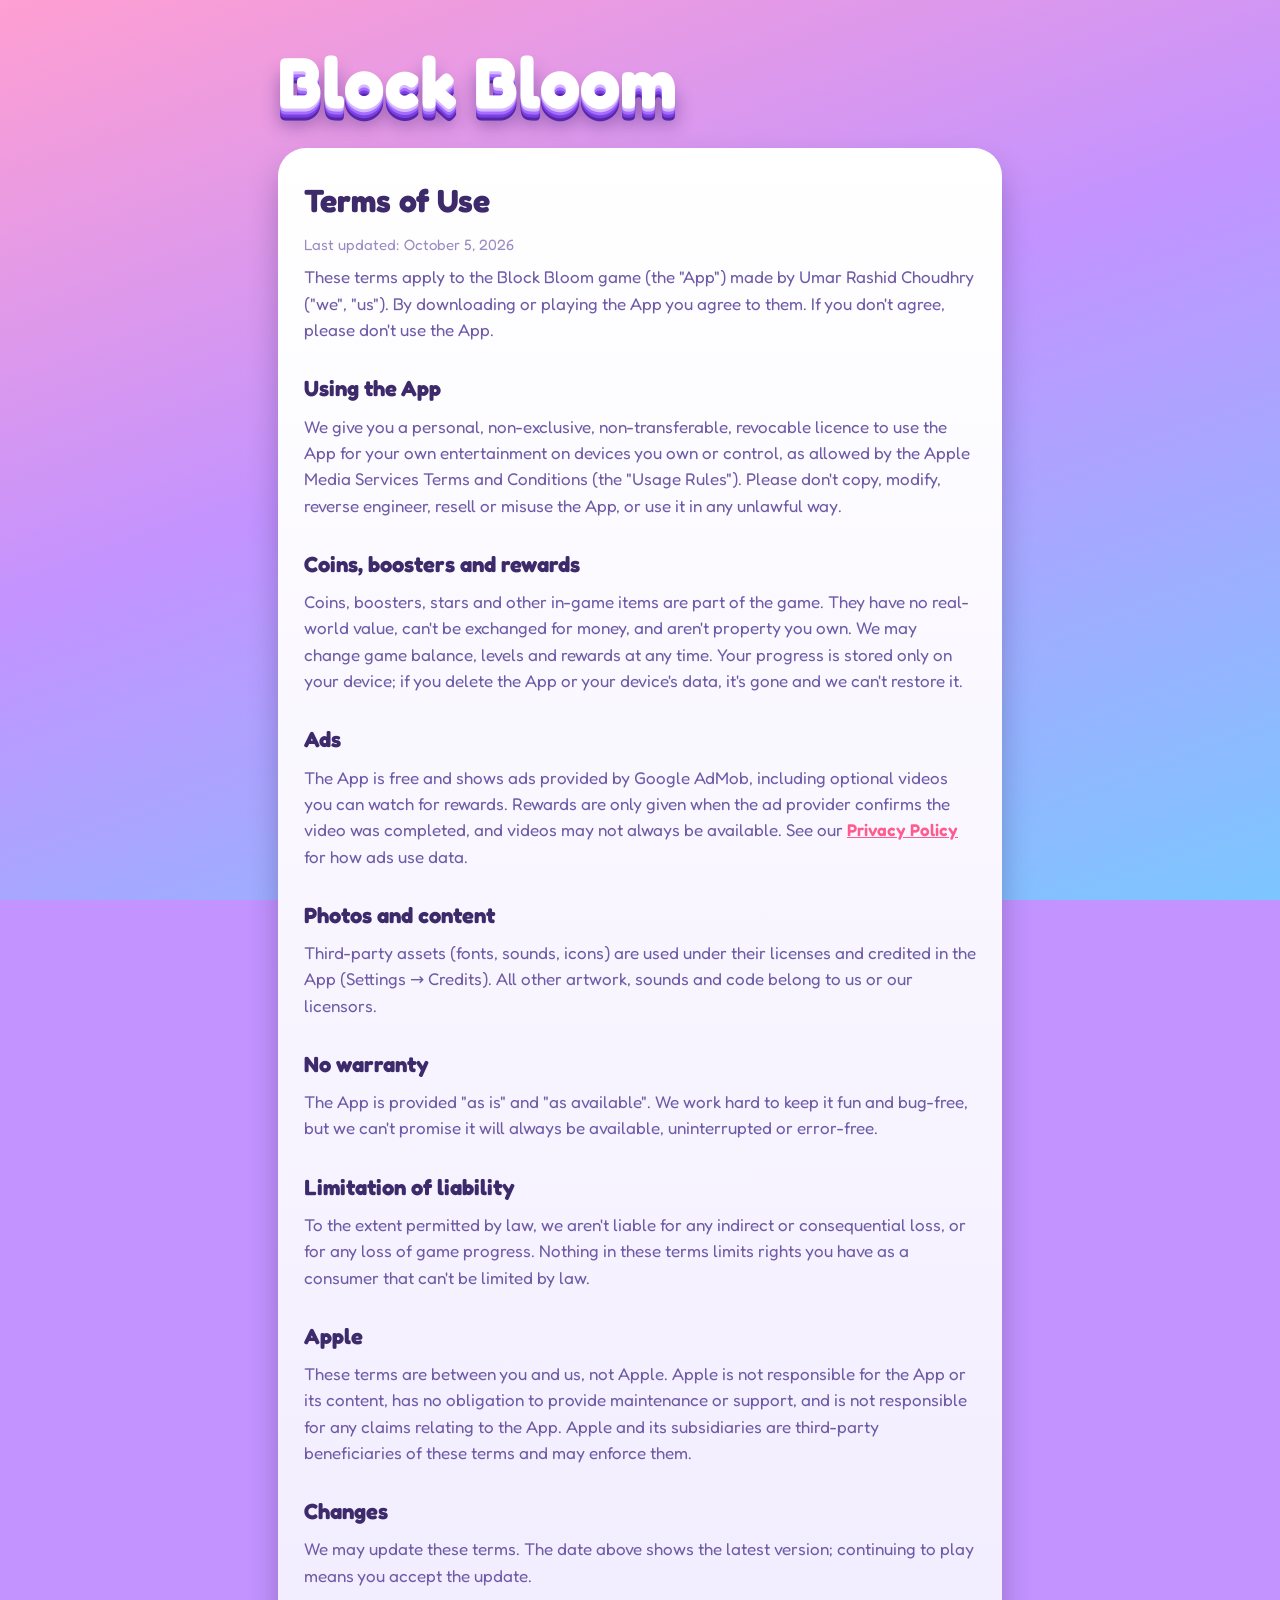
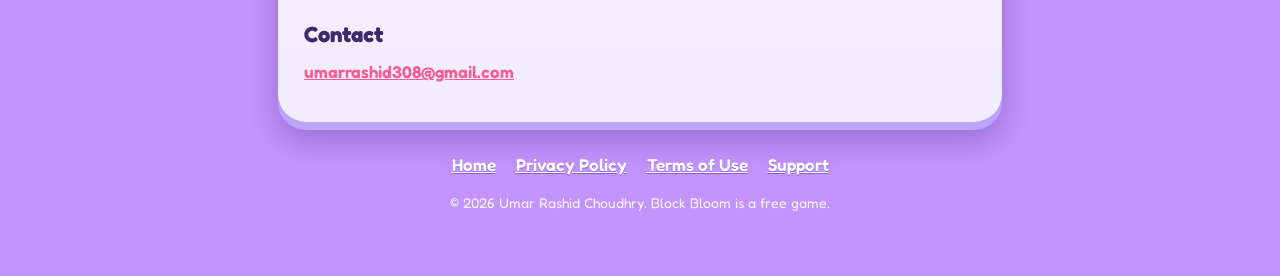
<file: block-bloom/terms.html>
<!doctype html>
<html lang="en">
<head>
<meta charset="utf-8" />
<meta name="viewport" content="width=device-width, initial-scale=1" />
<link rel="icon" type="image/png" href="favicon.png" />
<link rel="preconnect" href="https://fonts.googleapis.com" />
<link rel="preconnect" href="https://fonts.gstatic.com" crossorigin />
<link href="https://fonts.googleapis.com/css2?family=Fredoka:wght@400;500;600;700&display=swap" rel="stylesheet" />
<link rel="stylesheet" href="../style.css" />
<title>Terms of Use: Block Bloom</title>
</head>
<body>
<main class="wrap">
  <div class="title">Block Bloom</div>
  <article class="card">
    <h1>Terms of Use</h1>
    <p class="updated">Last updated: October 5, 2026</p>
    <p>These terms apply to the Block Bloom game (the "App") made by Umar Rashid Choudhry ("we", "us"). By downloading or playing the App you agree to them. If you don't agree, please don't use the App.</p>

    <h2>Using the App</h2>
    <p>We give you a personal, non-exclusive, non-transferable, revocable licence to use the App for your own entertainment on devices you own or control, as allowed by the Apple Media Services Terms and Conditions (the "Usage Rules"). Please don't copy, modify, reverse engineer, resell or misuse the App, or use it in any unlawful way.</p>

    <h2>Coins, boosters and rewards</h2>
    <p>Coins, boosters, stars and other in-game items are part of the game. They have no real-world value, can't be exchanged for money, and aren't property you own. We may change game balance, levels and rewards at any time. Your progress is stored only on your device; if you delete the App or your device's data, it's gone and we can't restore it.</p>

    <h2>Ads</h2>
    <p>The App is free and shows ads provided by Google AdMob, including optional videos you can watch for rewards. Rewards are only given when the ad provider confirms the video was completed, and videos may not always be available. See our <a href="privacy.html">Privacy Policy</a> for how ads use data.</p>

    <h2>Photos and content</h2>
    <p>Third-party assets (fonts, sounds, icons) are used under their licenses and credited in the App (Settings → Credits). All other artwork, sounds and code belong to us or our licensors.</p>

    <h2>No warranty</h2>
    <p>The App is provided "as is" and "as available". We work hard to keep it fun and bug-free, but we can't promise it will always be available, uninterrupted or error-free.</p>

    <h2>Limitation of liability</h2>
    <p>To the extent permitted by law, we aren't liable for any indirect or consequential loss, or for any loss of game progress. Nothing in these terms limits rights you have as a consumer that can't be limited by law.</p>

    <h2>Apple</h2>
    <p>These terms are between you and us, not Apple. Apple is not responsible for the App or its content, has no obligation to provide maintenance or support, and is not responsible for any claims relating to the App. Apple and its subsidiaries are third-party beneficiaries of these terms and may enforce them.</p>

    <h2>Changes</h2>
    <p>We may update these terms. The date above shows the latest version; continuing to play means you accept the update.</p>

    <h2>Contact</h2>
    <p><a href="mailto:umarrashid308@gmail.com">umarrashid308@gmail.com</a></p>
  </article>
  <nav class="foot"><a href="index.html">Home</a><a href="privacy.html">Privacy Policy</a><a href="terms.html">Terms of Use</a><a href="mailto:umarrashid308@gmail.com">Support</a></nav>
<p class="small">© 2026 Umar Rashid Choudhry. Block Bloom is a free game.</p>
</main>
</body>
</html>
</file>
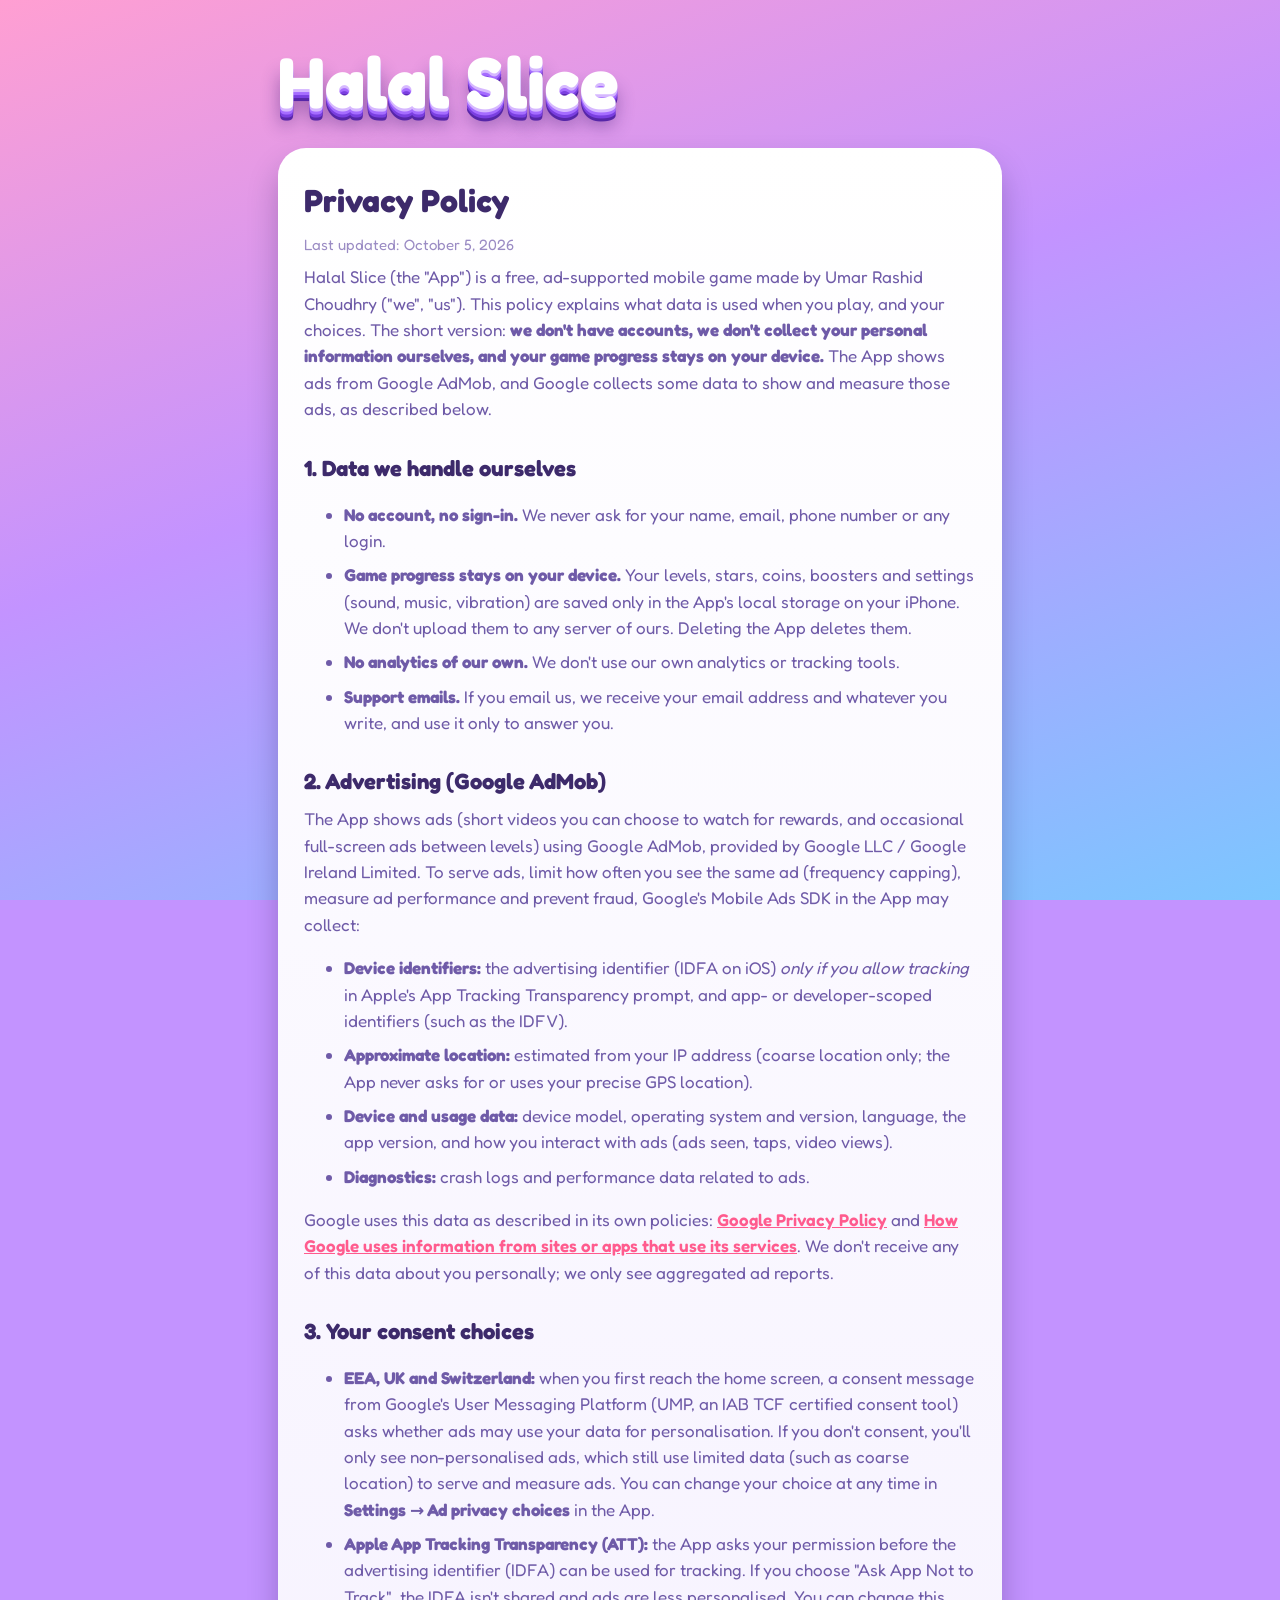
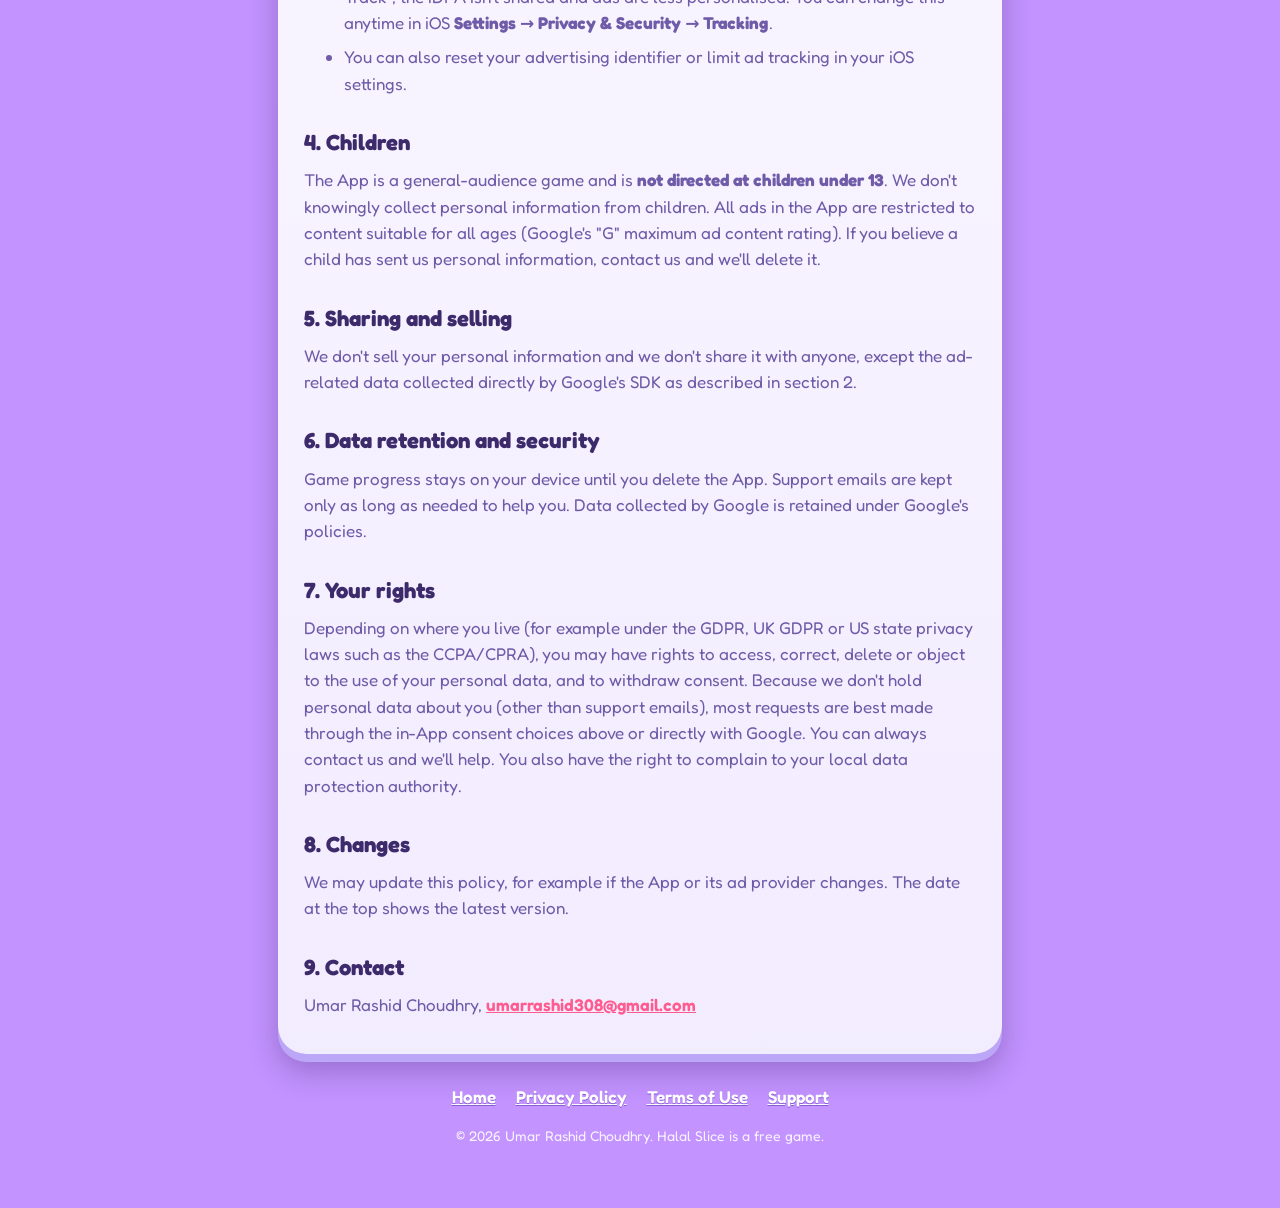
<file: halal-slice/privacy.html>
<!doctype html>
<html lang="en">
<head>
<meta charset="utf-8" />
<meta name="viewport" content="width=device-width, initial-scale=1" />
<link rel="icon" type="image/png" href="favicon.png" />
<link rel="preconnect" href="https://fonts.googleapis.com" />
<link rel="preconnect" href="https://fonts.gstatic.com" crossorigin />
<link href="https://fonts.googleapis.com/css2?family=Fredoka:wght@400;500;600;700&display=swap" rel="stylesheet" />
<link rel="stylesheet" href="../style.css" />
<title>Privacy Policy: Halal Slice</title>
</head>
<body>
<main class="wrap">
  <div class="title">Halal Slice</div>
  <article class="card">
    <h1>Privacy Policy</h1>
    <p class="updated">Last updated: October 5, 2026</p>
    <p>Halal Slice (the "App") is a free, ad-supported mobile game made by Umar Rashid Choudhry ("we", "us"). This policy explains what data is used when you play, and your choices. The short version: <strong>we don't have accounts, we don't collect your personal information ourselves, and your game progress stays on your device.</strong> The App shows ads from Google AdMob, and Google collects some data to show and measure those ads, as described below.</p>

    <h2>1. Data we handle ourselves</h2>
    <ul>
      <li><strong>No account, no sign-in.</strong> We never ask for your name, email, phone number or any login.</li>
      <li><strong>Game progress stays on your device.</strong> Your levels, stars, coins, boosters and settings (sound, music, vibration) are saved only in the App's local storage on your iPhone. We don't upload them to any server of ours. Deleting the App deletes them.</li>
      <li><strong>No analytics of our own.</strong> We don't use our own analytics or tracking tools.</li>
      <li><strong>Support emails.</strong> If you email us, we receive your email address and whatever you write, and use it only to answer you.</li>
    </ul>

    <h2>2. Advertising (Google AdMob)</h2>
    <p>The App shows ads (short videos you can choose to watch for rewards, and occasional full-screen ads between levels) using Google AdMob, provided by Google LLC / Google Ireland Limited. To serve ads, limit how often you see the same ad (frequency capping), measure ad performance and prevent fraud, Google's Mobile Ads SDK in the App may collect:</p>
    <ul>
      <li><strong>Device identifiers:</strong> the advertising identifier (IDFA on iOS) <em>only if you allow tracking</em> in Apple's App Tracking Transparency prompt, and app- or developer-scoped identifiers (such as the IDFV).</li>
      <li><strong>Approximate location:</strong> estimated from your IP address (coarse location only; the App never asks for or uses your precise GPS location).</li>
      <li><strong>Device and usage data:</strong> device model, operating system and version, language, the app version, and how you interact with ads (ads seen, taps, video views).</li>
      <li><strong>Diagnostics:</strong> crash logs and performance data related to ads.</li>
    </ul>
    <p>Google uses this data as described in its own policies: <a href="https://policies.google.com/privacy">Google Privacy Policy</a> and <a href="https://policies.google.com/technologies/partner-sites">How Google uses information from sites or apps that use its services</a>. We don't receive any of this data about you personally; we only see aggregated ad reports.</p>

    <h2>3. Your consent choices</h2>
    <ul>
      <li><strong>EEA, UK and Switzerland:</strong> when you first reach the home screen, a consent message from Google's User Messaging Platform (UMP, an IAB TCF certified consent tool) asks whether ads may use your data for personalisation. If you don't consent, you'll only see non-personalised ads, which still use limited data (such as coarse location) to serve and measure ads. You can change your choice at any time in <strong>Settings → Ad privacy choices</strong> in the App.</li>
      <li><strong>Apple App Tracking Transparency (ATT):</strong> the App asks your permission before the advertising identifier (IDFA) can be used for tracking. If you choose "Ask App Not to Track", the IDFA isn't shared and ads are less personalised. You can change this anytime in iOS <strong>Settings → Privacy &amp; Security → Tracking</strong>.</li>
      <li>You can also reset your advertising identifier or limit ad tracking in your iOS settings.</li>
    </ul>

    <h2>4. Children</h2>
    <p>The App is a general-audience game and is <strong>not directed at children under 13</strong>. We don't knowingly collect personal information from children. All ads in the App are restricted to content suitable for all ages (Google's "G" maximum ad content rating). If you believe a child has sent us personal information, contact us and we'll delete it.</p>

    <h2>5. Sharing and selling</h2>
    <p>We don't sell your personal information and we don't share it with anyone, except the ad-related data collected directly by Google's SDK as described in section 2.</p>

    <h2>6. Data retention and security</h2>
    <p>Game progress stays on your device until you delete the App. Support emails are kept only as long as needed to help you. Data collected by Google is retained under Google's policies.</p>

    <h2>7. Your rights</h2>
    <p>Depending on where you live (for example under the GDPR, UK GDPR or US state privacy laws such as the CCPA/CPRA), you may have rights to access, correct, delete or object to the use of your personal data, and to withdraw consent. Because we don't hold personal data about you (other than support emails), most requests are best made through the in-App consent choices above or directly with Google. You can always contact us and we'll help. You also have the right to complain to your local data protection authority.</p>

    <h2>8. Changes</h2>
    <p>We may update this policy, for example if the App or its ad provider changes. The date at the top shows the latest version.</p>

    <h2>9. Contact</h2>
    <p>Umar Rashid Choudhry, <a href="mailto:umarrashid308@gmail.com">umarrashid308@gmail.com</a></p>
  </article>
    <nav class="foot"><a href="index.html">Home</a><a href="privacy.html">Privacy Policy</a><a href="terms.html">Terms of Use</a><a href="mailto:umarrashid308@gmail.com">Support</a></nav>
<p class="small">© 2026 Umar Rashid Choudhry. Halal Slice is a free game.</p>
</main>
</body>
</html>
</file>
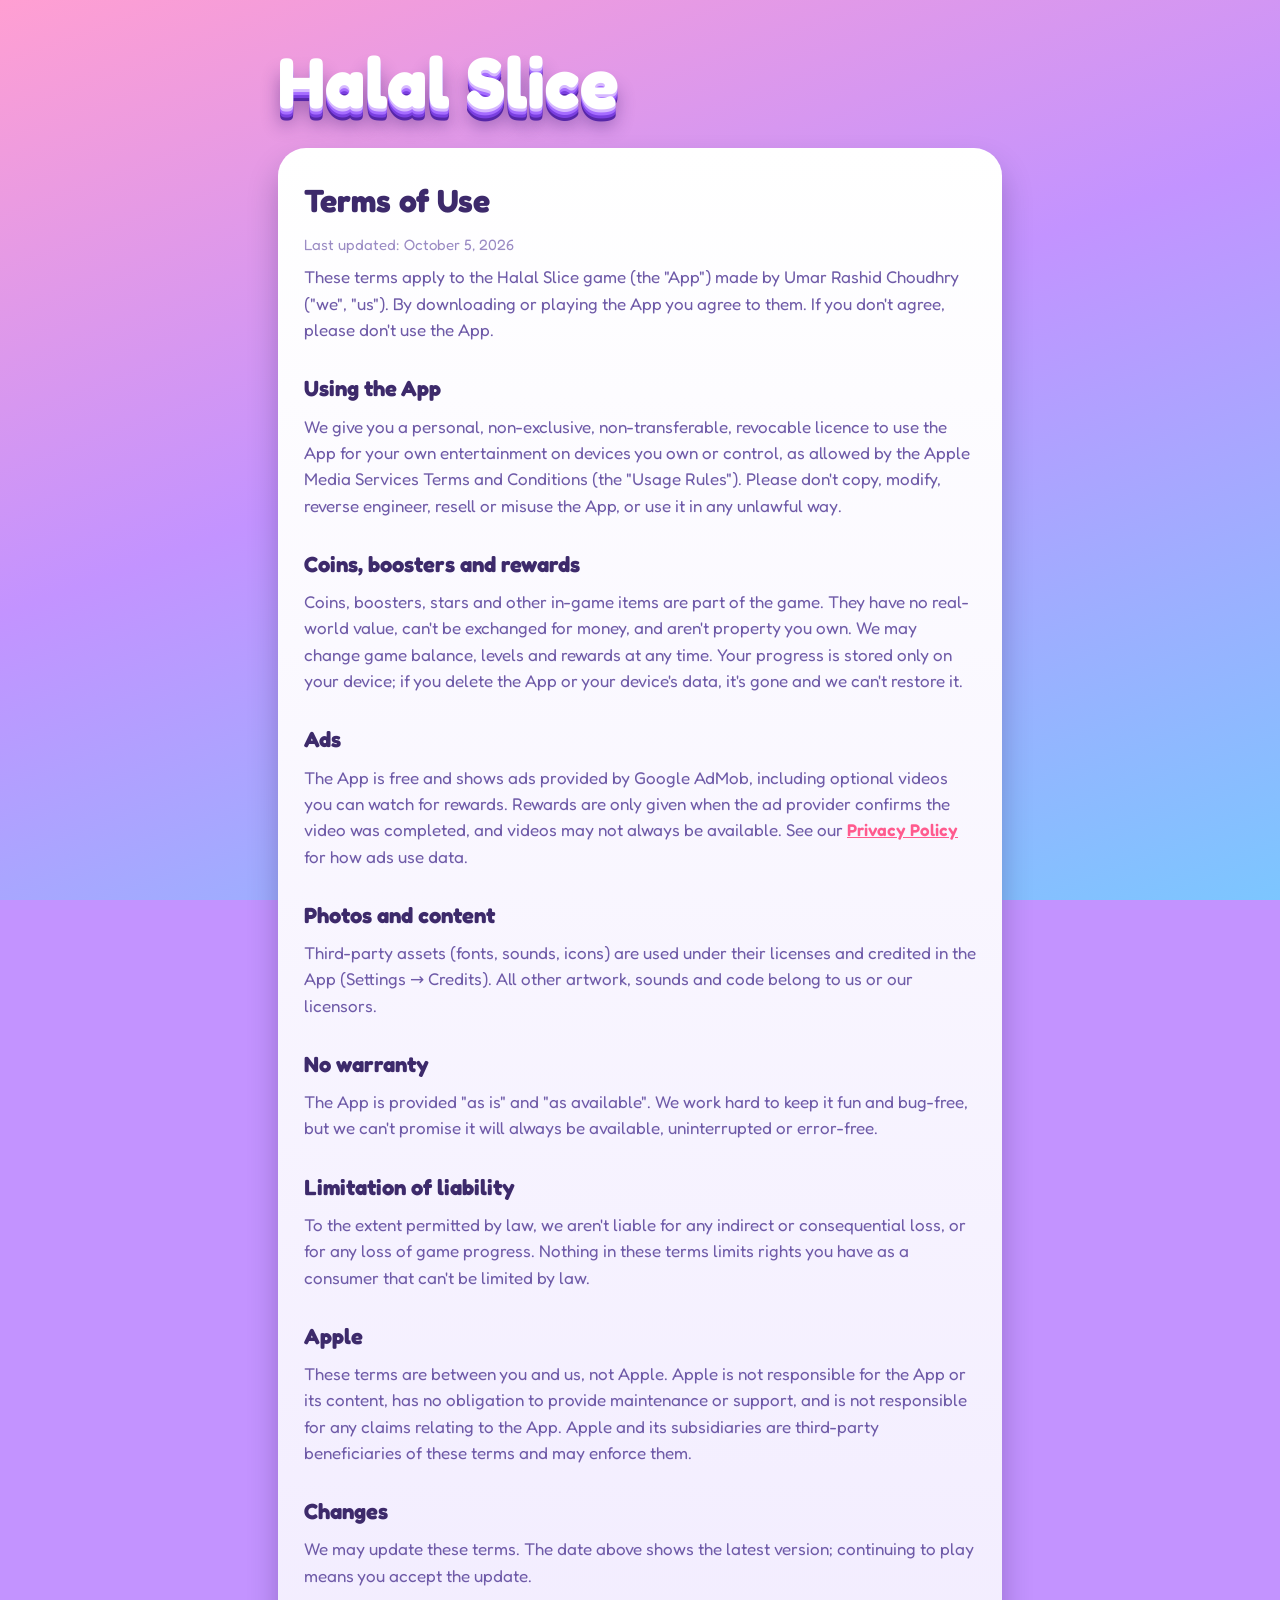
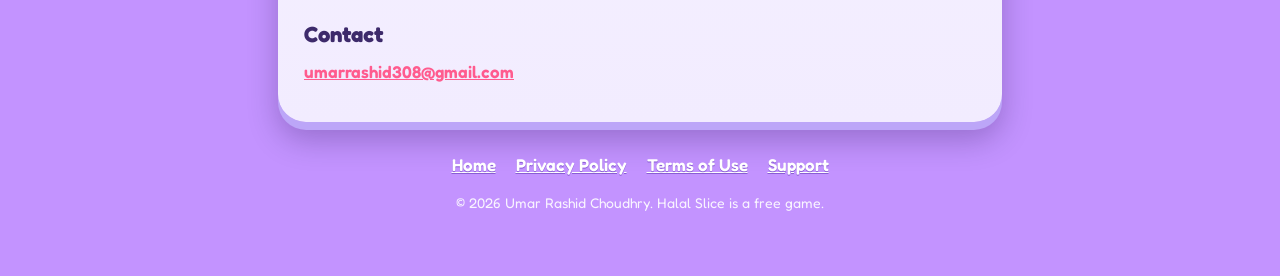
<file: halal-slice/terms.html>
<!doctype html>
<html lang="en">
<head>
<meta charset="utf-8" />
<meta name="viewport" content="width=device-width, initial-scale=1" />
<link rel="icon" type="image/png" href="favicon.png" />
<link rel="preconnect" href="https://fonts.googleapis.com" />
<link rel="preconnect" href="https://fonts.gstatic.com" crossorigin />
<link href="https://fonts.googleapis.com/css2?family=Fredoka:wght@400;500;600;700&display=swap" rel="stylesheet" />
<link rel="stylesheet" href="../style.css" />
<title>Terms of Use: Halal Slice</title>
</head>
<body>
<main class="wrap">
  <div class="title">Halal Slice</div>
  <article class="card">
    <h1>Terms of Use</h1>
    <p class="updated">Last updated: October 5, 2026</p>
    <p>These terms apply to the Halal Slice game (the "App") made by Umar Rashid Choudhry ("we", "us"). By downloading or playing the App you agree to them. If you don't agree, please don't use the App.</p>

    <h2>Using the App</h2>
    <p>We give you a personal, non-exclusive, non-transferable, revocable licence to use the App for your own entertainment on devices you own or control, as allowed by the Apple Media Services Terms and Conditions (the "Usage Rules"). Please don't copy, modify, reverse engineer, resell or misuse the App, or use it in any unlawful way.</p>

    <h2>Coins, boosters and rewards</h2>
    <p>Coins, boosters, stars and other in-game items are part of the game. They have no real-world value, can't be exchanged for money, and aren't property you own. We may change game balance, levels and rewards at any time. Your progress is stored only on your device; if you delete the App or your device's data, it's gone and we can't restore it.</p>

    <h2>Ads</h2>
    <p>The App is free and shows ads provided by Google AdMob, including optional videos you can watch for rewards. Rewards are only given when the ad provider confirms the video was completed, and videos may not always be available. See our <a href="privacy.html">Privacy Policy</a> for how ads use data.</p>

    <h2>Photos and content</h2>
    <p>Third-party assets (fonts, sounds, icons) are used under their licenses and credited in the App (Settings → Credits). All other artwork, sounds and code belong to us or our licensors.</p>

    <h2>No warranty</h2>
    <p>The App is provided "as is" and "as available". We work hard to keep it fun and bug-free, but we can't promise it will always be available, uninterrupted or error-free.</p>

    <h2>Limitation of liability</h2>
    <p>To the extent permitted by law, we aren't liable for any indirect or consequential loss, or for any loss of game progress. Nothing in these terms limits rights you have as a consumer that can't be limited by law.</p>

    <h2>Apple</h2>
    <p>These terms are between you and us, not Apple. Apple is not responsible for the App or its content, has no obligation to provide maintenance or support, and is not responsible for any claims relating to the App. Apple and its subsidiaries are third-party beneficiaries of these terms and may enforce them.</p>

    <h2>Changes</h2>
    <p>We may update these terms. The date above shows the latest version; continuing to play means you accept the update.</p>

    <h2>Contact</h2>
    <p><a href="mailto:umarrashid308@gmail.com">umarrashid308@gmail.com</a></p>
  </article>
  <nav class="foot"><a href="index.html">Home</a><a href="privacy.html">Privacy Policy</a><a href="terms.html">Terms of Use</a><a href="mailto:umarrashid308@gmail.com">Support</a></nav>
<p class="small">© 2026 Umar Rashid Choudhry. Halal Slice is a free game.</p>
</main>
</body>
</html>
</file>
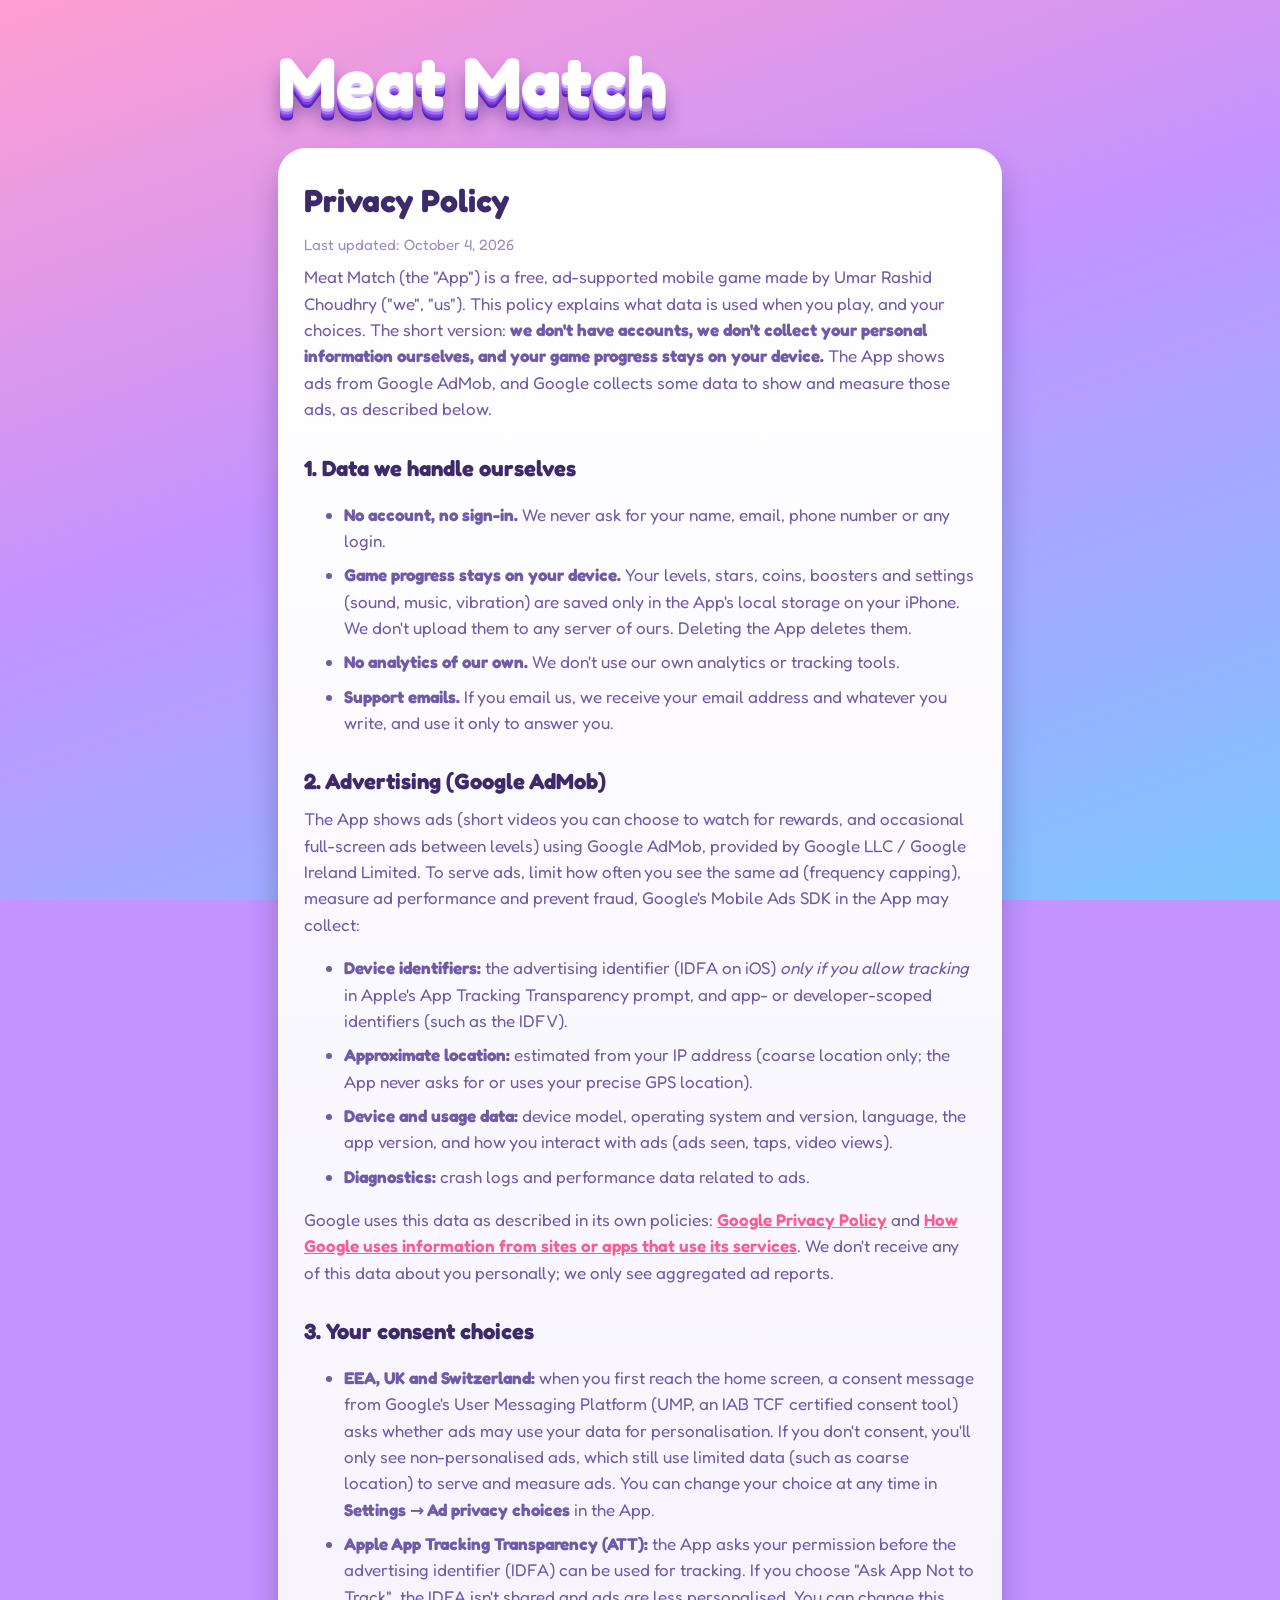
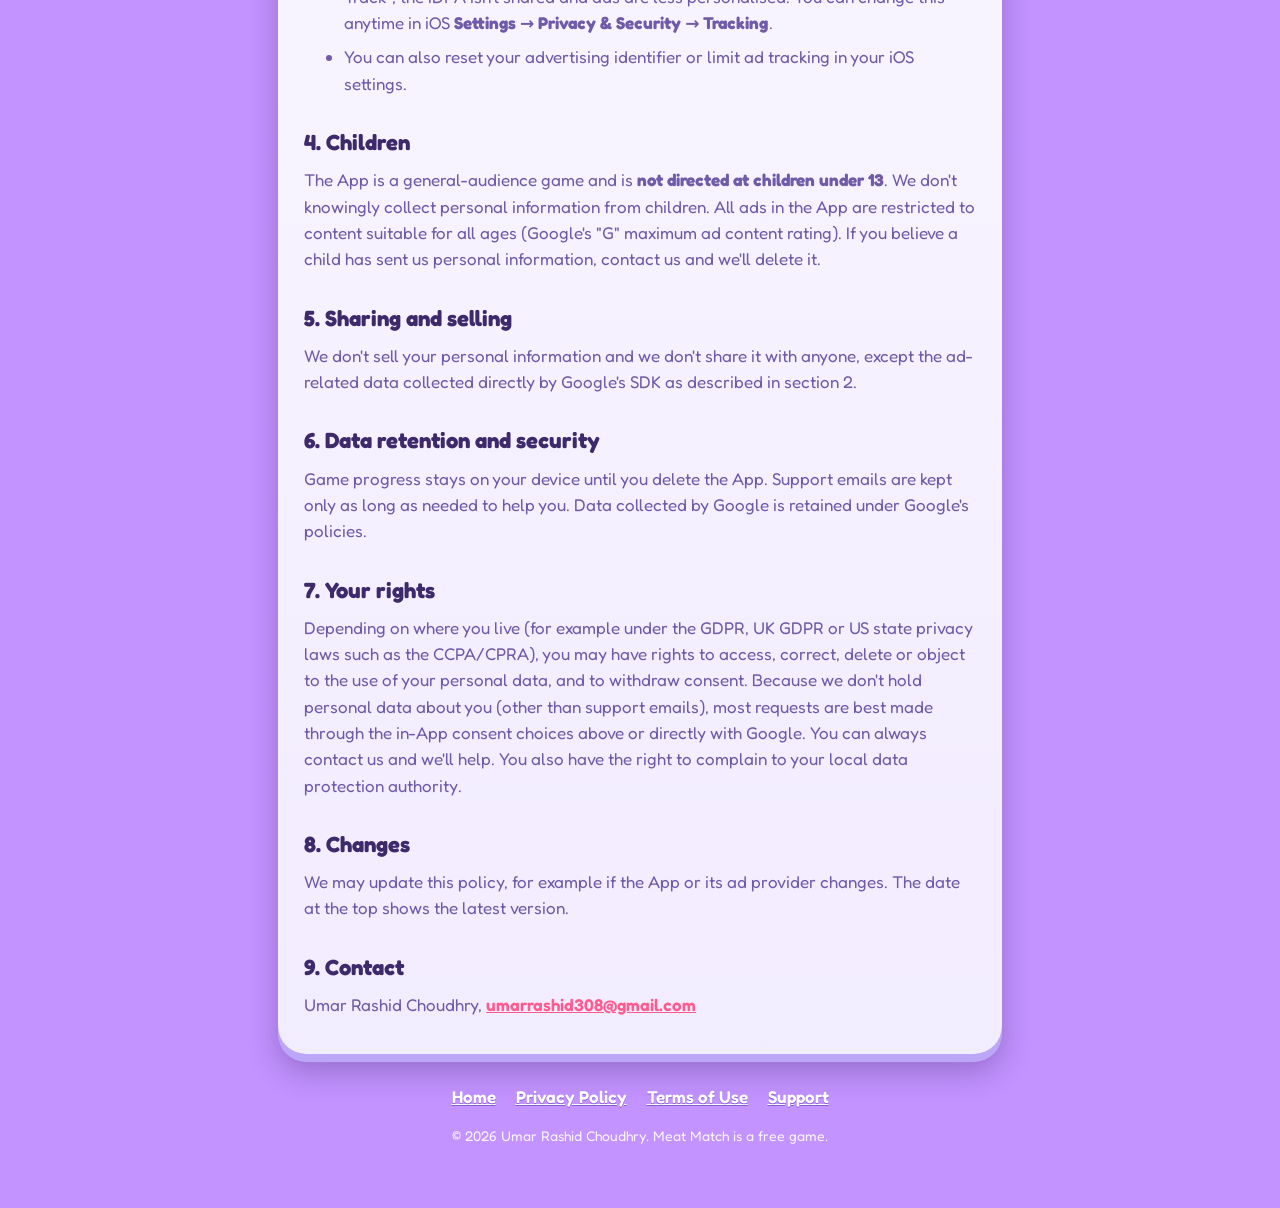
<file: meat-match/privacy.html>
<!doctype html>
<html lang="en">
<head>
<meta charset="utf-8" />
<meta name="viewport" content="width=device-width, initial-scale=1" />
<link rel="icon" type="image/png" href="favicon.png" />
<link rel="preconnect" href="https://fonts.googleapis.com" />
<link rel="preconnect" href="https://fonts.gstatic.com" crossorigin />
<link href="https://fonts.googleapis.com/css2?family=Fredoka:wght@400;500;600;700&display=swap" rel="stylesheet" />
<link rel="stylesheet" href="../style.css" />
<title>Privacy Policy: Meat Match</title>
</head>
<body>
<main class="wrap">
  <div class="title">Meat Match</div>
  <article class="card">
    <h1>Privacy Policy</h1>
    <p class="updated">Last updated: October 4, 2026</p>
    <p>Meat Match (the "App") is a free, ad-supported mobile game made by Umar Rashid Choudhry ("we", "us"). This policy explains what data is used when you play, and your choices. The short version: <strong>we don't have accounts, we don't collect your personal information ourselves, and your game progress stays on your device.</strong> The App shows ads from Google AdMob, and Google collects some data to show and measure those ads, as described below.</p>

    <h2>1. Data we handle ourselves</h2>
    <ul>
      <li><strong>No account, no sign-in.</strong> We never ask for your name, email, phone number or any login.</li>
      <li><strong>Game progress stays on your device.</strong> Your levels, stars, coins, boosters and settings (sound, music, vibration) are saved only in the App's local storage on your iPhone. We don't upload them to any server of ours. Deleting the App deletes them.</li>
      <li><strong>No analytics of our own.</strong> We don't use our own analytics or tracking tools.</li>
      <li><strong>Support emails.</strong> If you email us, we receive your email address and whatever you write, and use it only to answer you.</li>
    </ul>

    <h2>2. Advertising (Google AdMob)</h2>
    <p>The App shows ads (short videos you can choose to watch for rewards, and occasional full-screen ads between levels) using Google AdMob, provided by Google LLC / Google Ireland Limited. To serve ads, limit how often you see the same ad (frequency capping), measure ad performance and prevent fraud, Google's Mobile Ads SDK in the App may collect:</p>
    <ul>
      <li><strong>Device identifiers:</strong> the advertising identifier (IDFA on iOS) <em>only if you allow tracking</em> in Apple's App Tracking Transparency prompt, and app- or developer-scoped identifiers (such as the IDFV).</li>
      <li><strong>Approximate location:</strong> estimated from your IP address (coarse location only; the App never asks for or uses your precise GPS location).</li>
      <li><strong>Device and usage data:</strong> device model, operating system and version, language, the app version, and how you interact with ads (ads seen, taps, video views).</li>
      <li><strong>Diagnostics:</strong> crash logs and performance data related to ads.</li>
    </ul>
    <p>Google uses this data as described in its own policies: <a href="https://policies.google.com/privacy">Google Privacy Policy</a> and <a href="https://policies.google.com/technologies/partner-sites">How Google uses information from sites or apps that use its services</a>. We don't receive any of this data about you personally; we only see aggregated ad reports.</p>

    <h2>3. Your consent choices</h2>
    <ul>
      <li><strong>EEA, UK and Switzerland:</strong> when you first reach the home screen, a consent message from Google's User Messaging Platform (UMP, an IAB TCF certified consent tool) asks whether ads may use your data for personalisation. If you don't consent, you'll only see non-personalised ads, which still use limited data (such as coarse location) to serve and measure ads. You can change your choice at any time in <strong>Settings → Ad privacy choices</strong> in the App.</li>
      <li><strong>Apple App Tracking Transparency (ATT):</strong> the App asks your permission before the advertising identifier (IDFA) can be used for tracking. If you choose "Ask App Not to Track", the IDFA isn't shared and ads are less personalised. You can change this anytime in iOS <strong>Settings → Privacy &amp; Security → Tracking</strong>.</li>
      <li>You can also reset your advertising identifier or limit ad tracking in your iOS settings.</li>
    </ul>

    <h2>4. Children</h2>
    <p>The App is a general-audience game and is <strong>not directed at children under 13</strong>. We don't knowingly collect personal information from children. All ads in the App are restricted to content suitable for all ages (Google's "G" maximum ad content rating). If you believe a child has sent us personal information, contact us and we'll delete it.</p>

    <h2>5. Sharing and selling</h2>
    <p>We don't sell your personal information and we don't share it with anyone, except the ad-related data collected directly by Google's SDK as described in section 2.</p>

    <h2>6. Data retention and security</h2>
    <p>Game progress stays on your device until you delete the App. Support emails are kept only as long as needed to help you. Data collected by Google is retained under Google's policies.</p>

    <h2>7. Your rights</h2>
    <p>Depending on where you live (for example under the GDPR, UK GDPR or US state privacy laws such as the CCPA/CPRA), you may have rights to access, correct, delete or object to the use of your personal data, and to withdraw consent. Because we don't hold personal data about you (other than support emails), most requests are best made through the in-App consent choices above or directly with Google. You can always contact us and we'll help. You also have the right to complain to your local data protection authority.</p>

    <h2>8. Changes</h2>
    <p>We may update this policy, for example if the App or its ad provider changes. The date at the top shows the latest version.</p>

    <h2>9. Contact</h2>
    <p>Umar Rashid Choudhry, <a href="mailto:umarrashid308@gmail.com">umarrashid308@gmail.com</a></p>
  </article>
    <nav class="foot"><a href="index.html">Home</a><a href="privacy.html">Privacy Policy</a><a href="terms.html">Terms of Use</a><a href="mailto:umarrashid308@gmail.com">Support</a></nav>
<p class="small">© 2026 Umar Rashid Choudhry. Meat Match is a free game.</p>
</main>
</body>
</html>
</file>
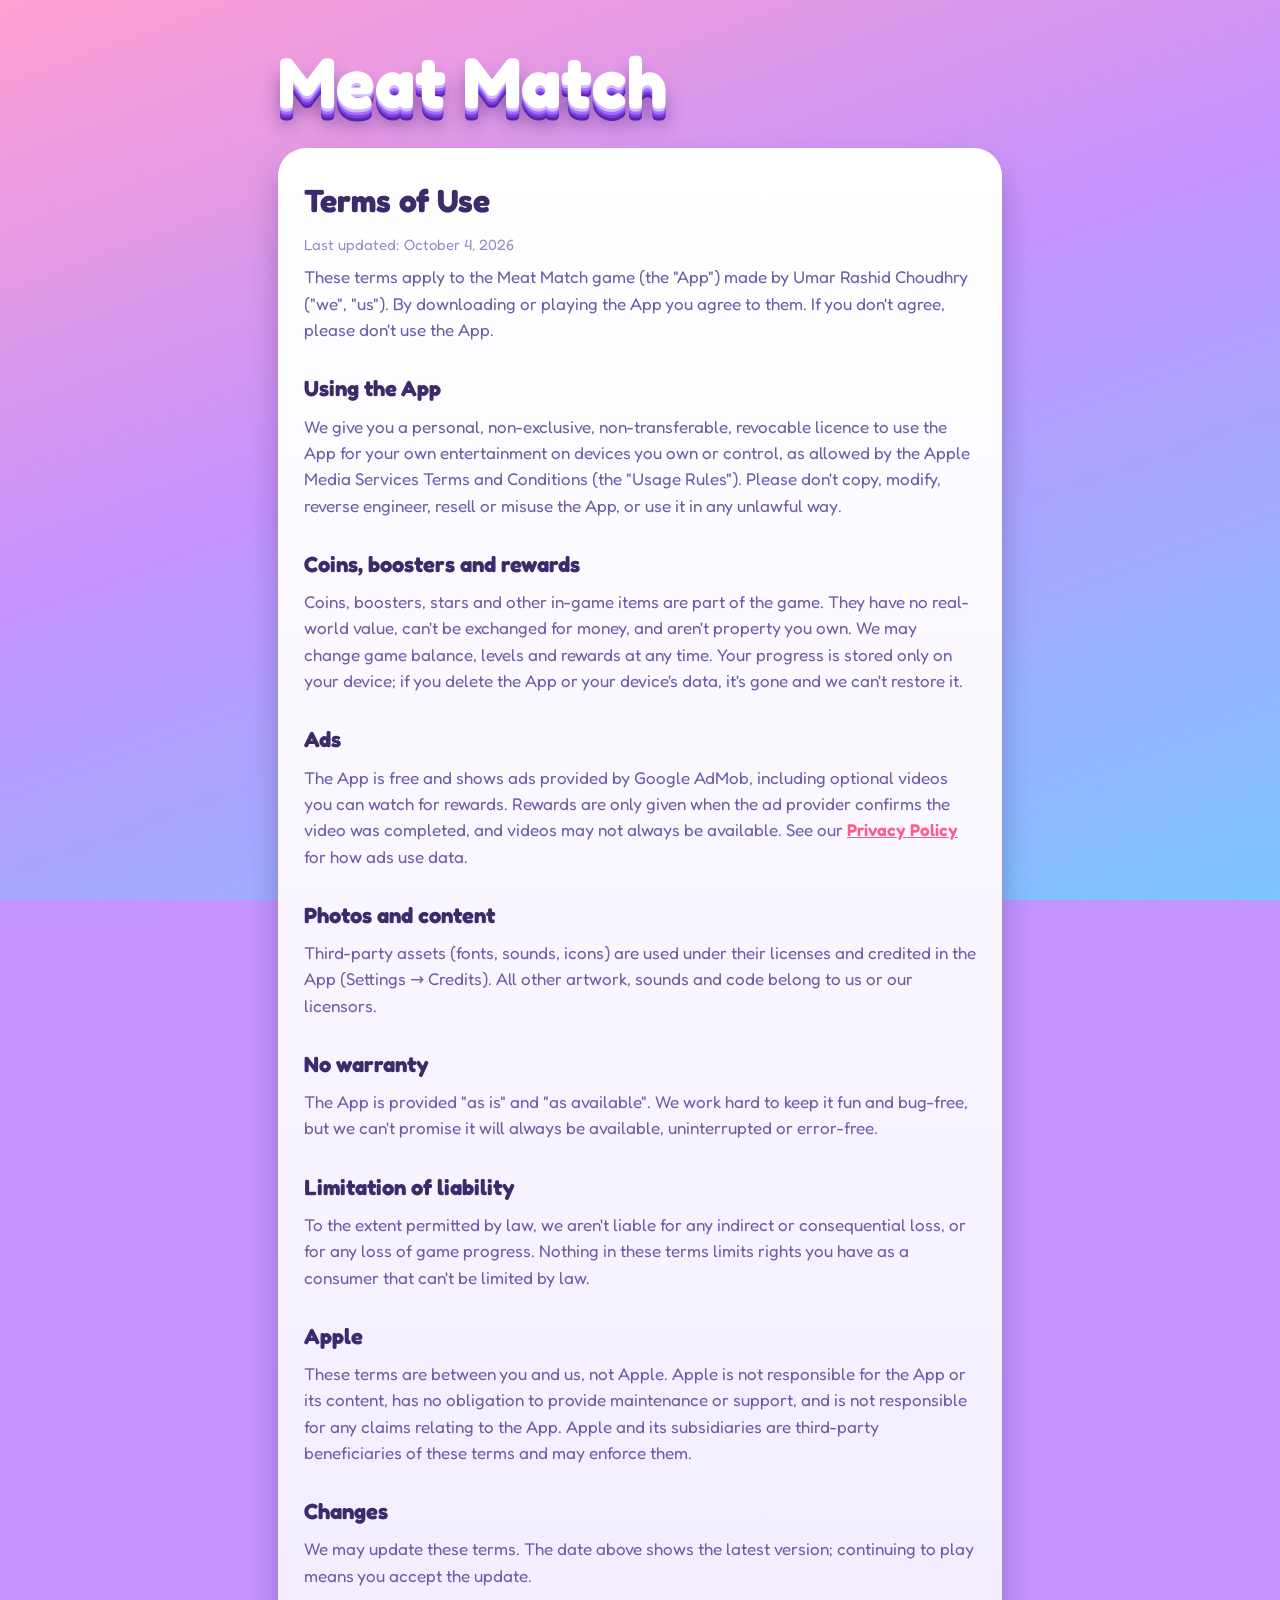
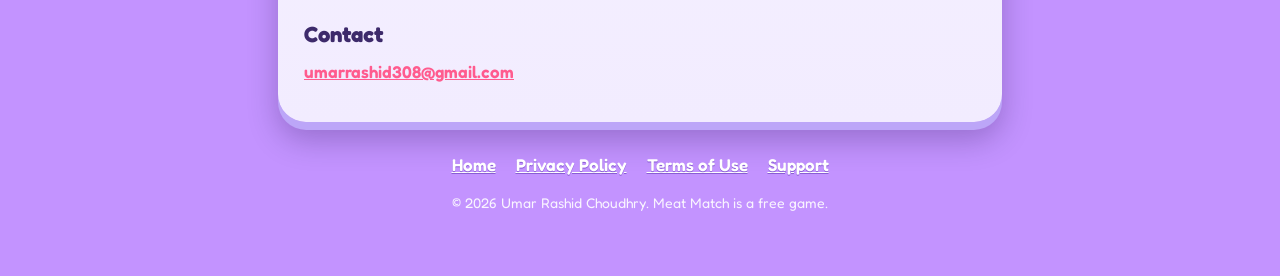
<file: meat-match/terms.html>
<!doctype html>
<html lang="en">
<head>
<meta charset="utf-8" />
<meta name="viewport" content="width=device-width, initial-scale=1" />
<link rel="icon" type="image/png" href="favicon.png" />
<link rel="preconnect" href="https://fonts.googleapis.com" />
<link rel="preconnect" href="https://fonts.gstatic.com" crossorigin />
<link href="https://fonts.googleapis.com/css2?family=Fredoka:wght@400;500;600;700&display=swap" rel="stylesheet" />
<link rel="stylesheet" href="../style.css" />
<title>Terms of Use: Meat Match</title>
</head>
<body>
<main class="wrap">
  <div class="title">Meat Match</div>
  <article class="card">
    <h1>Terms of Use</h1>
    <p class="updated">Last updated: October 4, 2026</p>
    <p>These terms apply to the Meat Match game (the "App") made by Umar Rashid Choudhry ("we", "us"). By downloading or playing the App you agree to them. If you don't agree, please don't use the App.</p>

    <h2>Using the App</h2>
    <p>We give you a personal, non-exclusive, non-transferable, revocable licence to use the App for your own entertainment on devices you own or control, as allowed by the Apple Media Services Terms and Conditions (the "Usage Rules"). Please don't copy, modify, reverse engineer, resell or misuse the App, or use it in any unlawful way.</p>

    <h2>Coins, boosters and rewards</h2>
    <p>Coins, boosters, stars and other in-game items are part of the game. They have no real-world value, can't be exchanged for money, and aren't property you own. We may change game balance, levels and rewards at any time. Your progress is stored only on your device; if you delete the App or your device's data, it's gone and we can't restore it.</p>

    <h2>Ads</h2>
    <p>The App is free and shows ads provided by Google AdMob, including optional videos you can watch for rewards. Rewards are only given when the ad provider confirms the video was completed, and videos may not always be available. See our <a href="privacy.html">Privacy Policy</a> for how ads use data.</p>

    <h2>Photos and content</h2>
    <p>Third-party assets (fonts, sounds, icons) are used under their licenses and credited in the App (Settings → Credits). All other artwork, sounds and code belong to us or our licensors.</p>

    <h2>No warranty</h2>
    <p>The App is provided "as is" and "as available". We work hard to keep it fun and bug-free, but we can't promise it will always be available, uninterrupted or error-free.</p>

    <h2>Limitation of liability</h2>
    <p>To the extent permitted by law, we aren't liable for any indirect or consequential loss, or for any loss of game progress. Nothing in these terms limits rights you have as a consumer that can't be limited by law.</p>

    <h2>Apple</h2>
    <p>These terms are between you and us, not Apple. Apple is not responsible for the App or its content, has no obligation to provide maintenance or support, and is not responsible for any claims relating to the App. Apple and its subsidiaries are third-party beneficiaries of these terms and may enforce them.</p>

    <h2>Changes</h2>
    <p>We may update these terms. The date above shows the latest version; continuing to play means you accept the update.</p>

    <h2>Contact</h2>
    <p><a href="mailto:umarrashid308@gmail.com">umarrashid308@gmail.com</a></p>
  </article>
  <nav class="foot"><a href="index.html">Home</a><a href="privacy.html">Privacy Policy</a><a href="terms.html">Terms of Use</a><a href="mailto:umarrashid308@gmail.com">Support</a></nav>
<p class="small">© 2026 Umar Rashid Choudhry. Meat Match is a free game.</p>
</main>
</body>
</html>
</file>
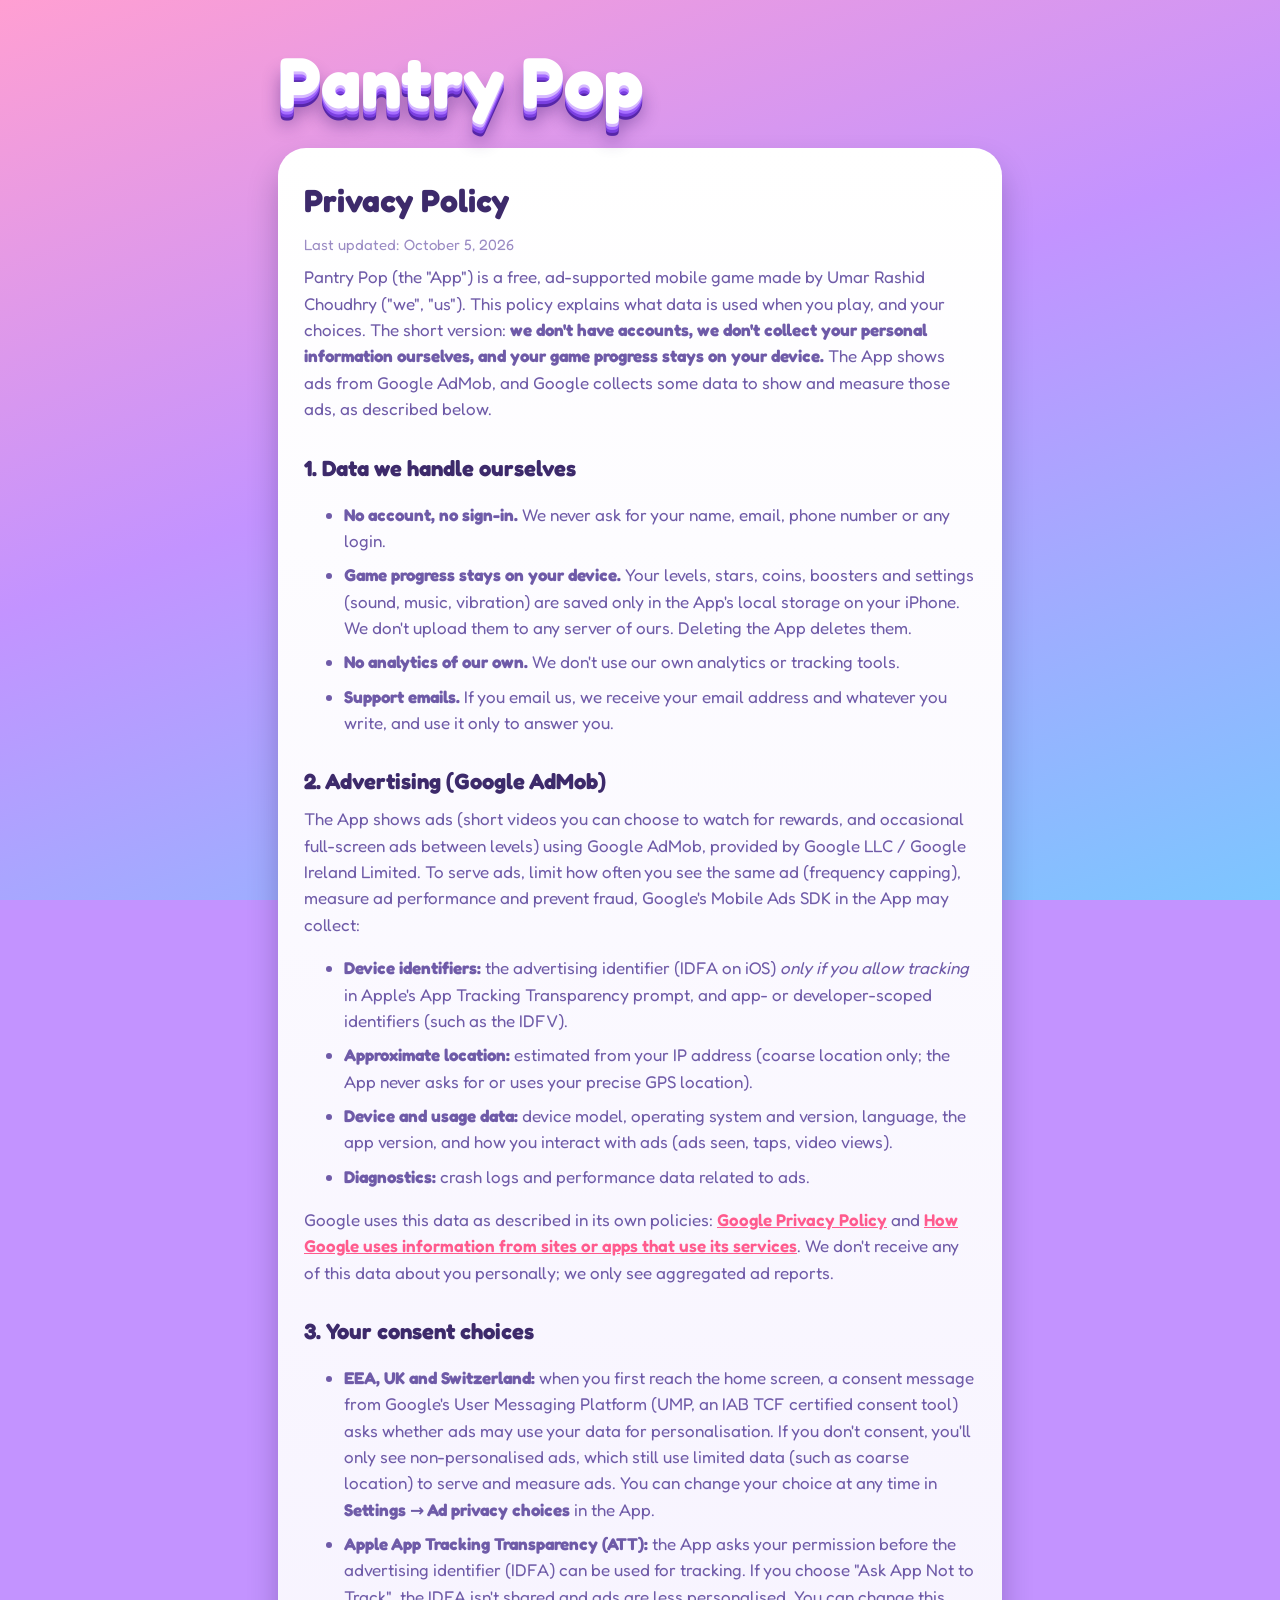
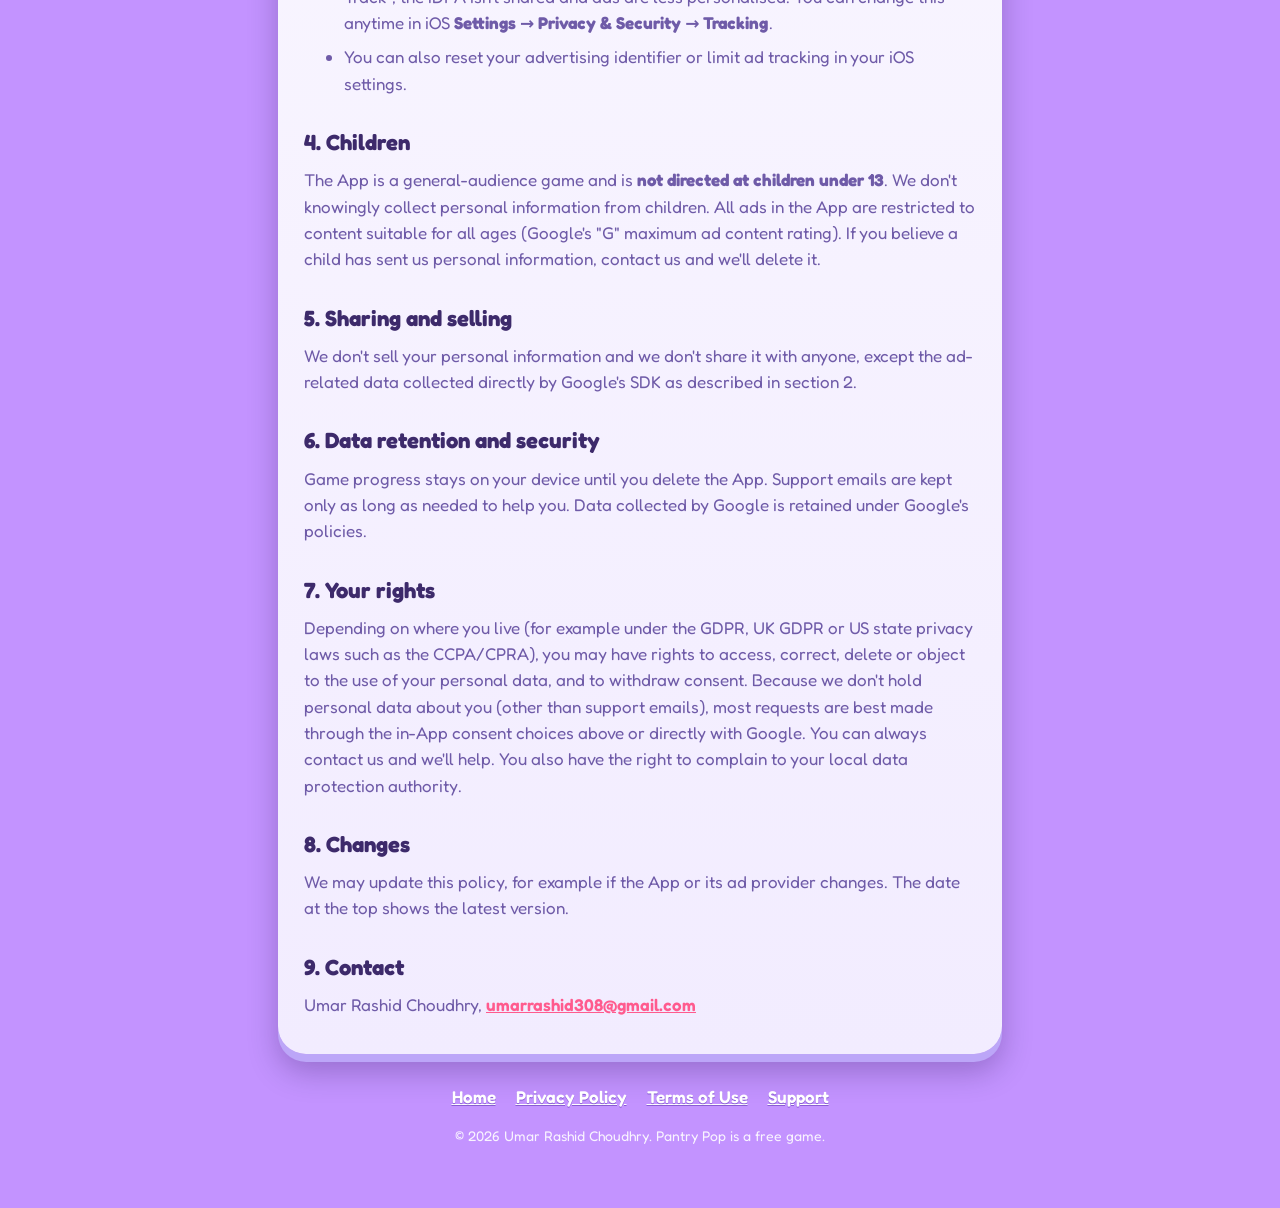
<file: pantry-pop/privacy.html>
<!doctype html>
<html lang="en">
<head>
<meta charset="utf-8" />
<meta name="viewport" content="width=device-width, initial-scale=1" />
<link rel="icon" type="image/png" href="favicon.png" />
<link rel="preconnect" href="https://fonts.googleapis.com" />
<link rel="preconnect" href="https://fonts.gstatic.com" crossorigin />
<link href="https://fonts.googleapis.com/css2?family=Fredoka:wght@400;500;600;700&display=swap" rel="stylesheet" />
<link rel="stylesheet" href="../style.css" />
<title>Privacy Policy: Pantry Pop</title>
</head>
<body>
<main class="wrap">
  <div class="title">Pantry Pop</div>
  <article class="card">
    <h1>Privacy Policy</h1>
    <p class="updated">Last updated: October 5, 2026</p>
    <p>Pantry Pop (the "App") is a free, ad-supported mobile game made by Umar Rashid Choudhry ("we", "us"). This policy explains what data is used when you play, and your choices. The short version: <strong>we don't have accounts, we don't collect your personal information ourselves, and your game progress stays on your device.</strong> The App shows ads from Google AdMob, and Google collects some data to show and measure those ads, as described below.</p>

    <h2>1. Data we handle ourselves</h2>
    <ul>
      <li><strong>No account, no sign-in.</strong> We never ask for your name, email, phone number or any login.</li>
      <li><strong>Game progress stays on your device.</strong> Your levels, stars, coins, boosters and settings (sound, music, vibration) are saved only in the App's local storage on your iPhone. We don't upload them to any server of ours. Deleting the App deletes them.</li>
      <li><strong>No analytics of our own.</strong> We don't use our own analytics or tracking tools.</li>
      <li><strong>Support emails.</strong> If you email us, we receive your email address and whatever you write, and use it only to answer you.</li>
    </ul>

    <h2>2. Advertising (Google AdMob)</h2>
    <p>The App shows ads (short videos you can choose to watch for rewards, and occasional full-screen ads between levels) using Google AdMob, provided by Google LLC / Google Ireland Limited. To serve ads, limit how often you see the same ad (frequency capping), measure ad performance and prevent fraud, Google's Mobile Ads SDK in the App may collect:</p>
    <ul>
      <li><strong>Device identifiers:</strong> the advertising identifier (IDFA on iOS) <em>only if you allow tracking</em> in Apple's App Tracking Transparency prompt, and app- or developer-scoped identifiers (such as the IDFV).</li>
      <li><strong>Approximate location:</strong> estimated from your IP address (coarse location only; the App never asks for or uses your precise GPS location).</li>
      <li><strong>Device and usage data:</strong> device model, operating system and version, language, the app version, and how you interact with ads (ads seen, taps, video views).</li>
      <li><strong>Diagnostics:</strong> crash logs and performance data related to ads.</li>
    </ul>
    <p>Google uses this data as described in its own policies: <a href="https://policies.google.com/privacy">Google Privacy Policy</a> and <a href="https://policies.google.com/technologies/partner-sites">How Google uses information from sites or apps that use its services</a>. We don't receive any of this data about you personally; we only see aggregated ad reports.</p>

    <h2>3. Your consent choices</h2>
    <ul>
      <li><strong>EEA, UK and Switzerland:</strong> when you first reach the home screen, a consent message from Google's User Messaging Platform (UMP, an IAB TCF certified consent tool) asks whether ads may use your data for personalisation. If you don't consent, you'll only see non-personalised ads, which still use limited data (such as coarse location) to serve and measure ads. You can change your choice at any time in <strong>Settings → Ad privacy choices</strong> in the App.</li>
      <li><strong>Apple App Tracking Transparency (ATT):</strong> the App asks your permission before the advertising identifier (IDFA) can be used for tracking. If you choose "Ask App Not to Track", the IDFA isn't shared and ads are less personalised. You can change this anytime in iOS <strong>Settings → Privacy &amp; Security → Tracking</strong>.</li>
      <li>You can also reset your advertising identifier or limit ad tracking in your iOS settings.</li>
    </ul>

    <h2>4. Children</h2>
    <p>The App is a general-audience game and is <strong>not directed at children under 13</strong>. We don't knowingly collect personal information from children. All ads in the App are restricted to content suitable for all ages (Google's "G" maximum ad content rating). If you believe a child has sent us personal information, contact us and we'll delete it.</p>

    <h2>5. Sharing and selling</h2>
    <p>We don't sell your personal information and we don't share it with anyone, except the ad-related data collected directly by Google's SDK as described in section 2.</p>

    <h2>6. Data retention and security</h2>
    <p>Game progress stays on your device until you delete the App. Support emails are kept only as long as needed to help you. Data collected by Google is retained under Google's policies.</p>

    <h2>7. Your rights</h2>
    <p>Depending on where you live (for example under the GDPR, UK GDPR or US state privacy laws such as the CCPA/CPRA), you may have rights to access, correct, delete or object to the use of your personal data, and to withdraw consent. Because we don't hold personal data about you (other than support emails), most requests are best made through the in-App consent choices above or directly with Google. You can always contact us and we'll help. You also have the right to complain to your local data protection authority.</p>

    <h2>8. Changes</h2>
    <p>We may update this policy, for example if the App or its ad provider changes. The date at the top shows the latest version.</p>

    <h2>9. Contact</h2>
    <p>Umar Rashid Choudhry, <a href="mailto:umarrashid308@gmail.com">umarrashid308@gmail.com</a></p>
  </article>
    <nav class="foot"><a href="index.html">Home</a><a href="privacy.html">Privacy Policy</a><a href="terms.html">Terms of Use</a><a href="mailto:umarrashid308@gmail.com">Support</a></nav>
<p class="small">© 2026 Umar Rashid Choudhry. Pantry Pop is a free game.</p>
</main>
</body>
</html>
</file>
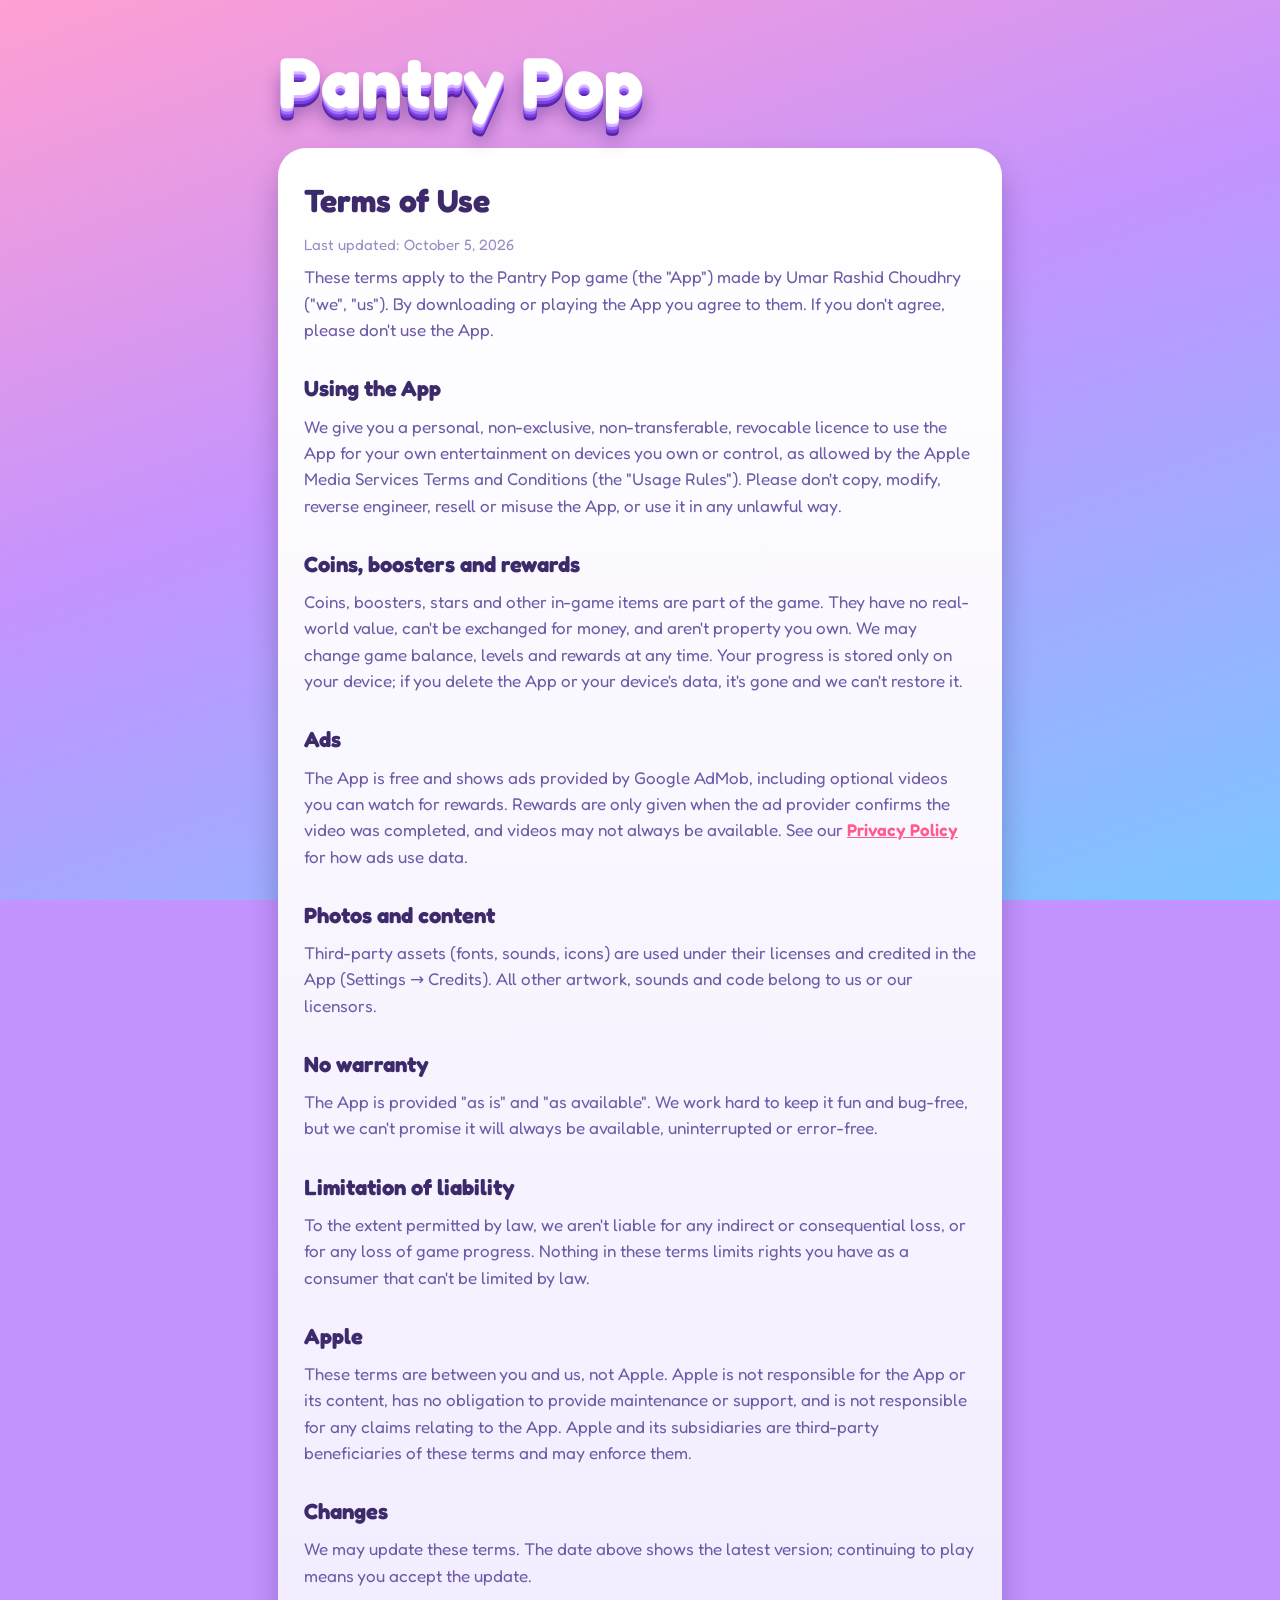
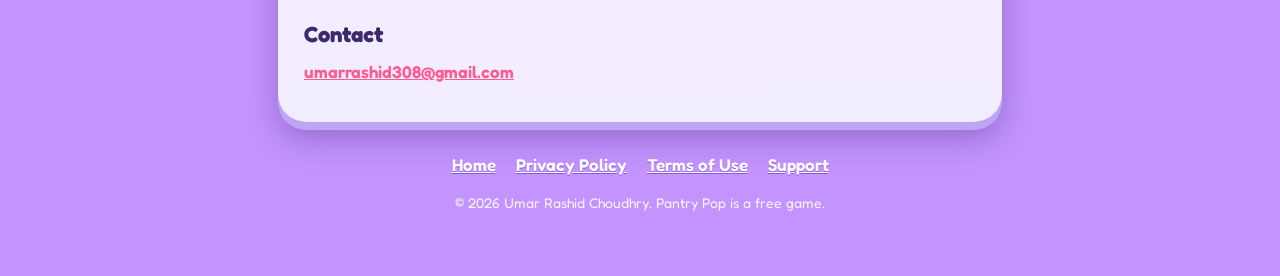
<file: pantry-pop/terms.html>
<!doctype html>
<html lang="en">
<head>
<meta charset="utf-8" />
<meta name="viewport" content="width=device-width, initial-scale=1" />
<link rel="icon" type="image/png" href="favicon.png" />
<link rel="preconnect" href="https://fonts.googleapis.com" />
<link rel="preconnect" href="https://fonts.gstatic.com" crossorigin />
<link href="https://fonts.googleapis.com/css2?family=Fredoka:wght@400;500;600;700&display=swap" rel="stylesheet" />
<link rel="stylesheet" href="../style.css" />
<title>Terms of Use: Pantry Pop</title>
</head>
<body>
<main class="wrap">
  <div class="title">Pantry Pop</div>
  <article class="card">
    <h1>Terms of Use</h1>
    <p class="updated">Last updated: October 5, 2026</p>
    <p>These terms apply to the Pantry Pop game (the "App") made by Umar Rashid Choudhry ("we", "us"). By downloading or playing the App you agree to them. If you don't agree, please don't use the App.</p>

    <h2>Using the App</h2>
    <p>We give you a personal, non-exclusive, non-transferable, revocable licence to use the App for your own entertainment on devices you own or control, as allowed by the Apple Media Services Terms and Conditions (the "Usage Rules"). Please don't copy, modify, reverse engineer, resell or misuse the App, or use it in any unlawful way.</p>

    <h2>Coins, boosters and rewards</h2>
    <p>Coins, boosters, stars and other in-game items are part of the game. They have no real-world value, can't be exchanged for money, and aren't property you own. We may change game balance, levels and rewards at any time. Your progress is stored only on your device; if you delete the App or your device's data, it's gone and we can't restore it.</p>

    <h2>Ads</h2>
    <p>The App is free and shows ads provided by Google AdMob, including optional videos you can watch for rewards. Rewards are only given when the ad provider confirms the video was completed, and videos may not always be available. See our <a href="privacy.html">Privacy Policy</a> for how ads use data.</p>

    <h2>Photos and content</h2>
    <p>Third-party assets (fonts, sounds, icons) are used under their licenses and credited in the App (Settings → Credits). All other artwork, sounds and code belong to us or our licensors.</p>

    <h2>No warranty</h2>
    <p>The App is provided "as is" and "as available". We work hard to keep it fun and bug-free, but we can't promise it will always be available, uninterrupted or error-free.</p>

    <h2>Limitation of liability</h2>
    <p>To the extent permitted by law, we aren't liable for any indirect or consequential loss, or for any loss of game progress. Nothing in these terms limits rights you have as a consumer that can't be limited by law.</p>

    <h2>Apple</h2>
    <p>These terms are between you and us, not Apple. Apple is not responsible for the App or its content, has no obligation to provide maintenance or support, and is not responsible for any claims relating to the App. Apple and its subsidiaries are third-party beneficiaries of these terms and may enforce them.</p>

    <h2>Changes</h2>
    <p>We may update these terms. The date above shows the latest version; continuing to play means you accept the update.</p>

    <h2>Contact</h2>
    <p><a href="mailto:umarrashid308@gmail.com">umarrashid308@gmail.com</a></p>
  </article>
  <nav class="foot"><a href="index.html">Home</a><a href="privacy.html">Privacy Policy</a><a href="terms.html">Terms of Use</a><a href="mailto:umarrashid308@gmail.com">Support</a></nav>
<p class="small">© 2026 Umar Rashid Choudhry. Pantry Pop is a free game.</p>
</main>
</body>
</html>
</file>
<file: style.css>
/* Drain It site: Fredoka, bright gradient, chunky cards with a lip (same look as the game). */
:root {
  --ink: #3d2a6b;
  --body: #6f5ba8;
  --muted: #9b8cc4;
  --lip: #bca6f8;
  --green-top: #62d86a;
  --green-bottom: #2fb54a;
  --green-lip: #1f8a36;
  --pink: #ff5b8e;
}
* { box-sizing: border-box; }
html { background: #c393ff; }
body {
  margin: 0;
  min-height: 100vh;
  font-family: 'Fredoka', system-ui, sans-serif;
  color: var(--body);
  background: linear-gradient(160deg, #ff9fd2 0%, #c393ff 45%, #7cc6ff 100%) fixed;
  line-height: 1.55;
  font-size: 17px;
}
a { color: var(--pink); font-weight: 600; }
.wrap { max-width: 760px; margin: 0 auto; padding: 32px 18px 48px; }
.title {
  font-weight: 700;
  color: #fff;
  font-size: clamp(44px, 9vw, 72px);
  line-height: 1.05;
  margin: 12px 0 6px;
  text-shadow: 0 3px 0 #d6b8ff, 0 6px 0 #a56cff, 0 9px 0 #7a3fe0, 0 12px 0 #5626a8, 0 16px 18px rgba(50, 20, 110, 0.45);
}
.card {
  background: linear-gradient(#fff, #f2ecff);
  border-radius: 28px;
  box-shadow: 0 8px 0 var(--lip), 0 18px 30px rgba(20, 5, 60, 0.25);
  padding: 28px 26px;
  margin: 28px 0;
}
.card h1 { color: var(--ink); font-size: 32px; margin: 0 0 4px; }
.card h2 { color: var(--ink); font-size: 22px; margin: 28px 0 6px; }
.card p, .card li { margin: 8px 0; }
.updated { color: var(--muted); font-size: 15px; margin: 0 0 12px; }
.hero { text-align: center; }
.hero img.icon { width: 132px; height: 132px; border-radius: 30px; box-shadow: 0 8px 0 rgba(86, 38, 168, 0.35), 0 16px 30px rgba(20, 5, 60, 0.3); }
.pitch { color: #fff; font-size: 22px; font-weight: 600; text-shadow: 0 2px 0 rgba(80, 40, 170, 0.5); margin: 18px auto 26px; max-width: 520px; }
.badge {
  display: inline-block;
  background: #000;
  color: #fff;
  text-decoration: none;
  border-radius: 14px;
  padding: 12px 22px;
  font-weight: 600;
  box-shadow: 0 5px 0 #444;
}
.btn {
  display: inline-block;
  background: linear-gradient(var(--green-top), var(--green-bottom));
  color: #fff;
  text-decoration: none;
  border-radius: 18px;
  padding: 12px 24px;
  font-weight: 700;
  box-shadow: 0 6px 0 var(--green-lip);
}
.features { list-style: none; padding: 0; }
.features li { padding-left: 34px; position: relative; }
.features li::before { content: '💧'; position: absolute; left: 0; }
nav.foot { text-align: center; margin-top: 30px; }
nav.foot a { color: #fff; margin: 0 10px; text-shadow: 0 1px 0 rgba(80, 40, 170, 0.5); }
.small { font-size: 14px; color: #fff; text-align: center; opacity: 0.9; }
</file>
